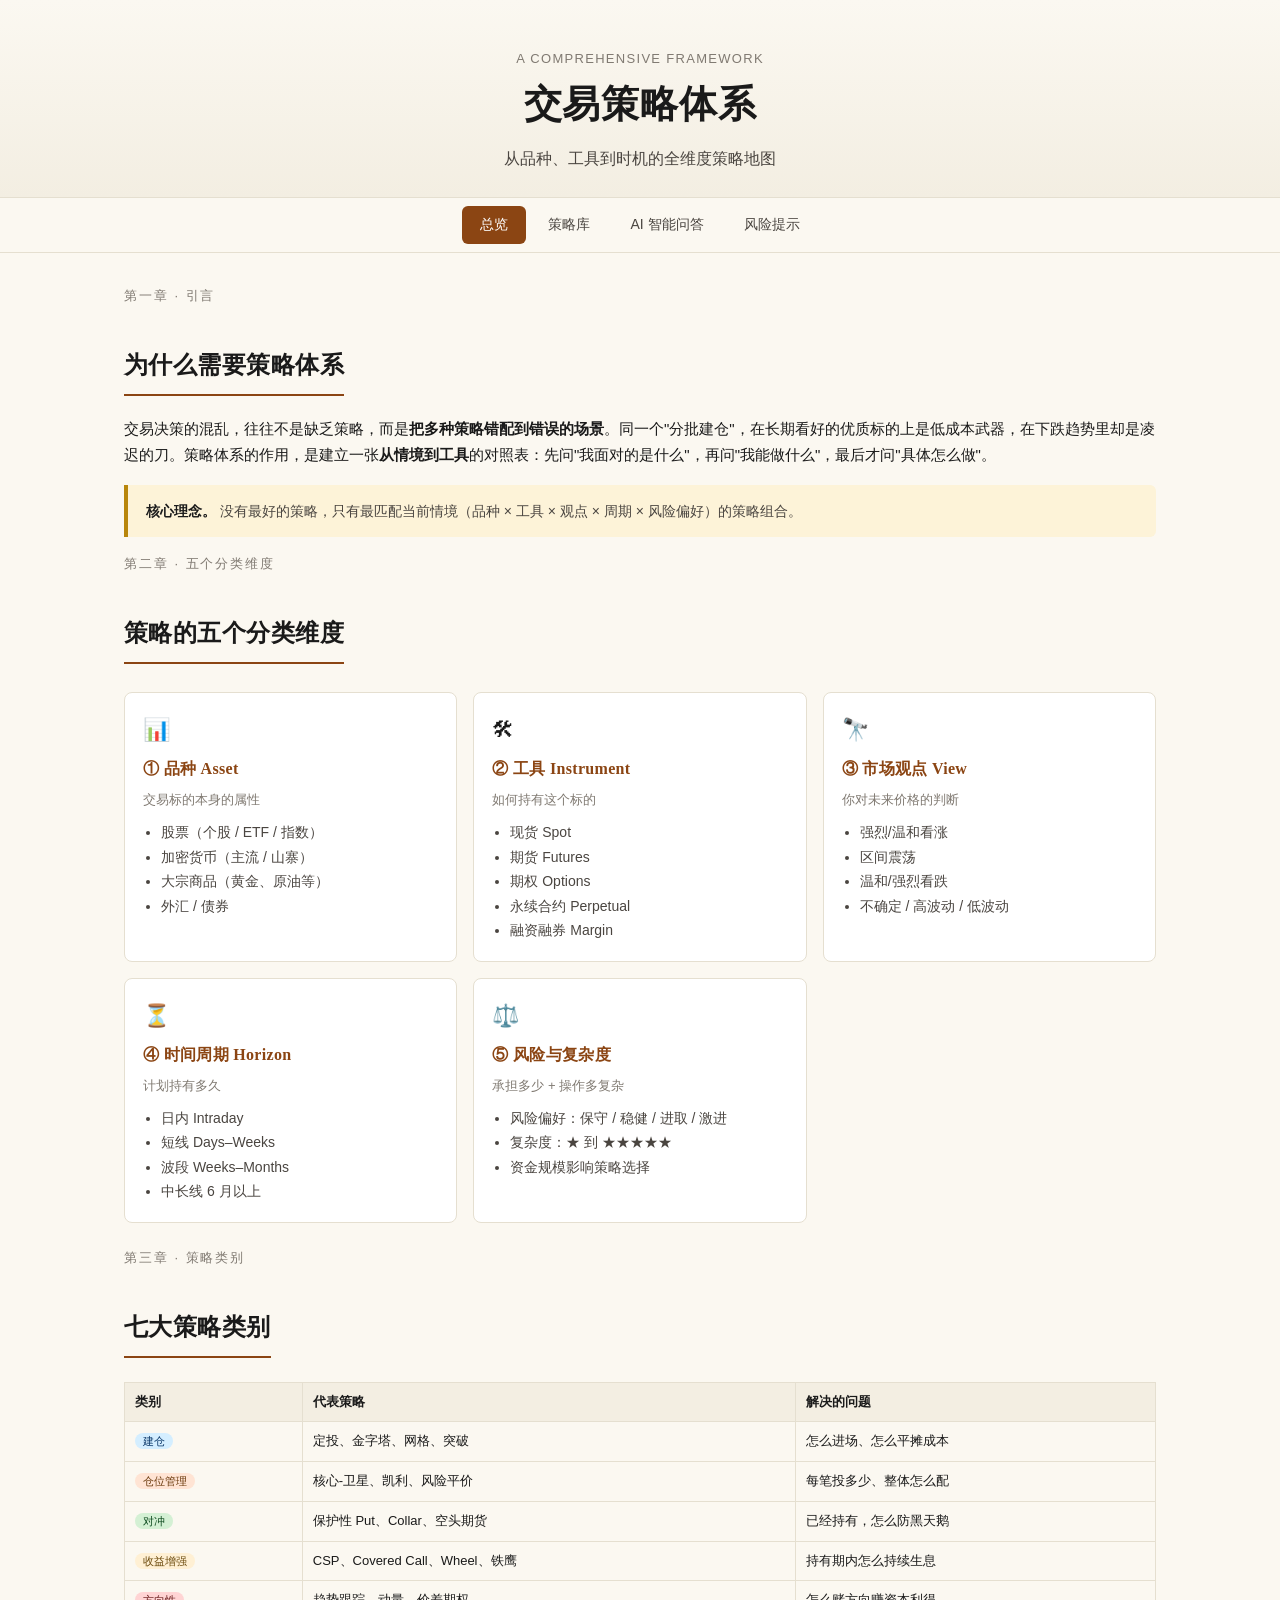
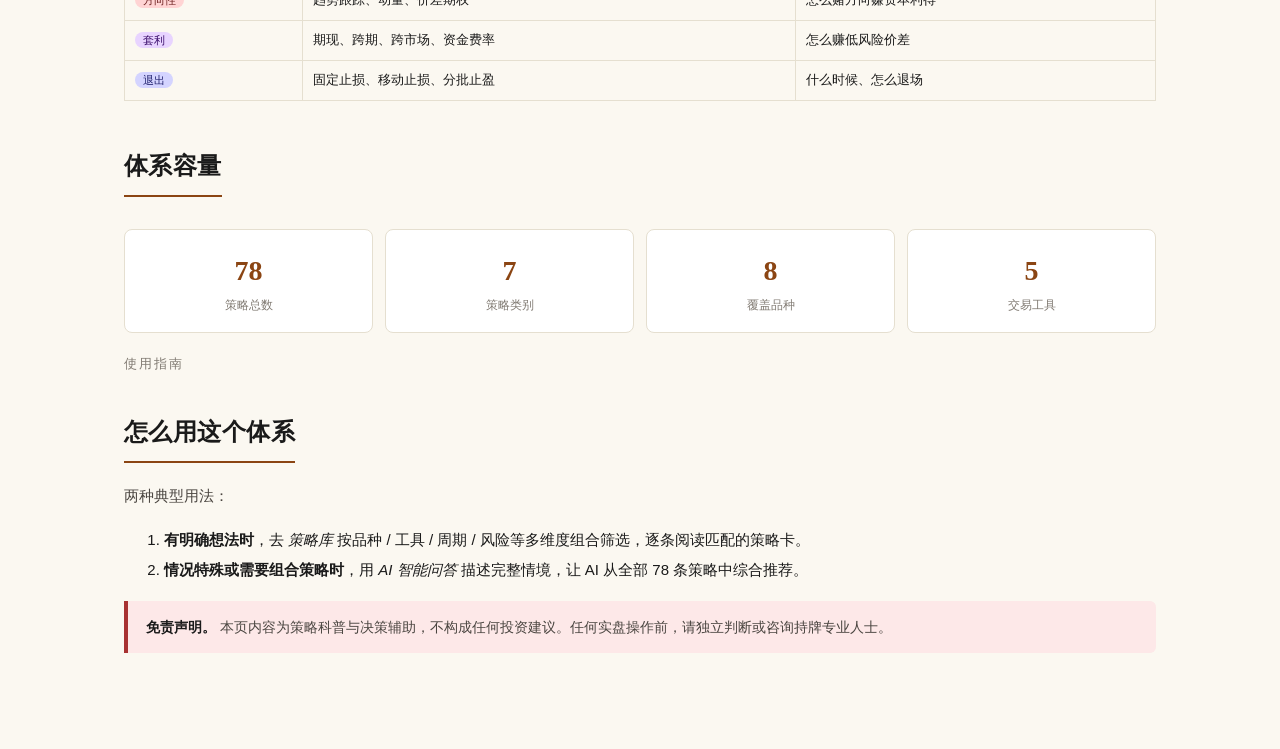
<file: trading-strategy-system.html>
<!DOCTYPE html>
<html lang="zh-CN">
<head>
<meta charset="UTF-8">
<meta name="viewport" content="width=device-width, initial-scale=1.0">
<title>交易策略体系 · Trading Strategy Framework</title>
<style>
:root {
  color-scheme: light;
  --bg: #fbf8f1;
  --bg-card: #ffffff;
  --bg-soft: #f3eee2;
  --text: #1a1a1a;
  --text-soft: #4a4540;
  --text-muted: #807a72;
  --accent: #8b4513;
  --accent-2: #2d4a3e;
  --accent-3: #b8860b;
  --border: #e5dfd0;
  --border-strong: #c8c0ad;
  --highlight: #fdf3d8;
  --danger: #a83232;
  --success: #2d6b3e;
  --shadow: 0 1px 2px rgba(0,0,0,0.04), 0 4px 12px rgba(0,0,0,0.04);
}
* { box-sizing: border-box; }
html, body { margin: 0; padding: 0; }
body {
  font-family: -apple-system, BlinkMacSystemFont, "PingFang SC", "Helvetica Neue", "Segoe UI", sans-serif;
  background: var(--bg);
  color: var(--text);
  line-height: 1.75;
  font-size: 15px;
}
h1, h2, h3, h4 { font-family: "Songti SC", "STSong", Georgia, "Source Serif Pro", "Times New Roman", serif; letter-spacing: 0.02em; }
h1 { font-size: 32px; margin: 0 0 8px; }
h2 { font-size: 24px; margin: 32px 0 12px; padding-bottom: 8px; border-bottom: 2px solid var(--accent); display: inline-block; }
h3 { font-size: 18px; margin: 24px 0 8px; color: var(--accent-2); }
h4 { font-size: 16px; margin: 16px 0 6px; color: var(--accent); }
p { margin: 8px 0 12px; }
.muted { color: var(--text-muted); font-size: 13px; }
.serif { font-family: "Songti SC", Georgia, serif; }

/* layout */
.wrap { max-width: 1080px; margin: 0 auto; padding: 0 24px 80px; }
header.hero {
  padding: 48px 24px 24px;
  text-align: center;
  border-bottom: 1px solid var(--border);
  background: linear-gradient(180deg, #fbf8f1 0%, #f3eee2 100%);
}
header.hero .meta { color: var(--text-muted); font-size: 13px; letter-spacing: 0.1em; text-transform: uppercase; }
header.hero h1 { font-size: 38px; }
header.hero .sub { color: var(--text-soft); font-size: 16px; }

/* nav tabs */
nav.tabs {
  position: sticky; top: 0; z-index: 50;
  background: var(--bg);
  border-bottom: 1px solid var(--border);
  display: flex; justify-content: center; gap: 4px;
  flex-wrap: wrap;
  padding: 8px 16px;
}
nav.tabs button {
  background: transparent;
  border: none;
  padding: 10px 18px;
  font-size: 14px;
  font-family: inherit;
  color: var(--text-soft);
  cursor: pointer;
  border-radius: 6px;
  transition: all 0.15s;
}
nav.tabs button:hover { background: var(--bg-soft); color: var(--text); }
nav.tabs button.active { background: var(--accent); color: white; font-weight: 500; }

/* sections */
section.tab-content { display: none; padding-top: 32px; }
section.tab-content.active { display: block; }

/* overview */
.framework-grid { display: grid; grid-template-columns: repeat(auto-fit, minmax(260px, 1fr)); gap: 16px; margin: 16px 0 24px; }
.framework-card { background: var(--bg-card); border: 1px solid var(--border); border-radius: 8px; padding: 18px; }
.framework-card .icon { font-size: 22px; margin-bottom: 6px; }
.framework-card h4 { margin-top: 0; }
.framework-card ul { padding-left: 18px; margin: 8px 0 0; color: var(--text-soft); font-size: 14px; }

.stats { display: grid; grid-template-columns: repeat(auto-fit, minmax(140px, 1fr)); gap: 12px; margin: 20px 0; }
.stat { background: var(--bg-card); border: 1px solid var(--border); border-radius: 8px; padding: 16px; text-align: center; }
.stat .num { font-size: 28px; font-family: Georgia, serif; color: var(--accent); font-weight: bold; }
.stat .label { font-size: 12px; color: var(--text-muted); }

.callout {
  background: var(--highlight);
  border-left: 4px solid var(--accent-3);
  padding: 14px 18px;
  margin: 16px 0;
  border-radius: 0 6px 6px 0;
  font-size: 14px;
  color: var(--text-soft);
}
.callout.warn { background: #fde8e8; border-left-color: var(--danger); }
.callout strong { color: var(--text); }

table.matrix { width: 100%; border-collapse: collapse; margin: 12px 0; font-size: 13px; }
table.matrix th, table.matrix td { border: 1px solid var(--border); padding: 8px 10px; text-align: left; }
table.matrix th { background: var(--bg-soft); font-weight: 600; }
table.matrix tr:nth-child(even) td { background: #fbf8f1; }

/* library */
.filter-bar { background: var(--bg-card); border: 1px solid var(--border); border-radius: 10px; padding: 16px; margin-bottom: 20px; box-shadow: var(--shadow); }
.filter-row { display: flex; flex-wrap: wrap; gap: 8px; margin-bottom: 8px; align-items: center; }
.filter-row .label { font-size: 13px; color: var(--text-muted); width: 64px; flex-shrink: 0; }
.chip {
  display: inline-block;
  padding: 4px 10px;
  font-size: 12px;
  border: 1px solid var(--border);
  border-radius: 14px;
  cursor: pointer;
  background: white;
  font-family: inherit;
  color: var(--text-soft);
  transition: all 0.15s;
}
.chip:hover { border-color: var(--accent); }
.chip.active { background: var(--accent); color: white; border-color: var(--accent); }
.search-box {
  width: 100%;
  padding: 8px 12px;
  border: 1px solid var(--border);
  border-radius: 6px;
  font-size: 14px;
  font-family: inherit;
  background: white;
  color: var(--text);
}
.search-box:focus { outline: none; border-color: var(--accent); }

.strategy-list { display: grid; gap: 12px; }
.strategy-card {
  background: var(--bg-card);
  border: 1px solid var(--border);
  border-radius: 8px;
  overflow: hidden;
  transition: all 0.15s;
}
.strategy-card:hover { border-color: var(--accent); box-shadow: var(--shadow); }
.strategy-card .header {
  padding: 14px 18px;
  cursor: pointer;
  display: flex;
  justify-content: space-between;
  align-items: flex-start;
  gap: 16px;
}
.strategy-card .header-content { flex: 1; min-width: 0; }
.card-line-1 { display: flex; align-items: baseline; gap: 8px; flex-wrap: wrap; }
.card-line-1 .num { color: var(--accent); font-family: Georgia, serif; font-weight: 700; }
.card-line-1 .name-text { font-weight: 600; font-size: 15px; color: var(--text); }
.card-line-1 .en { color: var(--text-muted); font-size: 13px; }
.strategy-card .desc { margin-top: 4px; color: var(--text-soft); font-size: 13px; line-height: 1.6; }
.card-tags { display: flex; flex-wrap: wrap; gap: 8px 12px; margin-top: 10px; align-items: center; }
.tag-group { display: inline-flex; align-items: center; gap: 4px; flex-wrap: wrap; }
.tag-label { color: var(--text-muted); font-size: 11px; margin-right: 2px; }
.tag { font-size: 11px; padding: 2px 8px; border-radius: 10px; background: var(--bg-soft); color: var(--text-soft); font-weight: 500; }
.tag.cat-entry { background: #d4eeff; color: #0d3a6b; }
.tag.cat-sizing { background: #ffe4d4; color: #6b3a0d; }
.tag.cat-hedge { background: #d4f0d4; color: #0d4a1e; }
.tag.cat-income { background: #fff0d4; color: #6b4a0d; }
.tag.cat-directional { background: #ffd4d4; color: #6b1e1e; }
.tag.cat-arbitrage { background: #e8d4ff; color: #3a0d6b; }
.tag.cat-exit { background: #d4d4ff; color: #1e1e6b; }
.tag.tool-tag { background: #e0f2fe; color: #075985; }
.tag.view-tag { background: #fef3c7; color: #78350f; }
.tag.horizon-tag { background: #d1fae5; color: #065f46; }
.card-meta { display: flex; flex-direction: column; align-items: flex-end; gap: 4px; flex-shrink: 0; min-width: 110px; }
.metric { font-size: 11px; color: var(--text-muted); white-space: nowrap; }
.metric .stars { letter-spacing: 1px; margin-left: 2px; }
.metric.complex .stars { color: var(--accent-3); }
.metric.risk-1 .stars { color: #2d6b3e; }
.metric.risk-2 .stars { color: #5a9b3e; }
.metric.risk-3 .stars { color: #b8860b; }
.metric.risk-4 .stars { color: #d97706; }
.metric.risk-5 .stars { color: #a83232; }

.strategy-card .body { display: none; padding: 0 18px 18px; border-top: 1px solid var(--border); }
.strategy-card.expanded .body { display: block; }
.strategy-card .body h4 { margin: 14px 0 6px; font-size: 13px; text-transform: uppercase; letter-spacing: 0.08em; color: var(--accent-2); font-family: -apple-system, sans-serif; font-weight: 600; }
.strategy-card .body .row { display: grid; grid-template-columns: 1fr 1fr; gap: 16px; }
@media (max-width: 720px) { .strategy-card .body .row { grid-template-columns: 1fr; } }
.strategy-card ul { margin: 4px 0; padding-left: 22px; }
.strategy-card li { margin: 4px 0; font-size: 14px; color: var(--text-soft); }
.params-table { width: 100%; font-size: 13px; border-collapse: collapse; margin-top: 4px; }
.params-table td { padding: 4px 8px; border-bottom: 1px solid var(--border); }
.params-table td:first-child { color: var(--text-muted); width: 40%; }
.example-box { background: var(--bg-soft); padding: 10px 14px; border-radius: 6px; font-size: 13px; color: var(--text-soft); margin-top: 6px; font-family: "SF Mono", Menlo, monospace; line-height: 1.6; }

.no-results { padding: 32px; text-align: center; color: var(--text-muted); background: var(--bg-card); border: 1px dashed var(--border); border-radius: 8px; }

/* buttons */
.btn {
  padding: 10px 20px;
  border-radius: 6px;
  font-family: inherit;
  font-size: 14px;
  cursor: pointer;
  border: none;
  font-weight: 500;
}
.btn.primary { background: var(--accent); color: white; }
.btn.primary:hover { background: #6f3610; }
.btn.secondary { background: white; color: var(--text); border: 1px solid var(--border-strong); }
.btn.secondary:hover { background: var(--bg-soft); }
.btn:disabled { opacity: 0.5; cursor: not-allowed; }

/* ai query */
.ai-form { background: var(--bg-card); border: 1px solid var(--border); border-radius: 10px; padding: 24px; box-shadow: var(--shadow); }
.ai-form label { display: block; font-weight: 600; margin-bottom: 8px; font-size: 14px; }
.ai-form textarea {
  width: 100%; min-height: 140px;
  border: 1px solid var(--border); border-radius: 6px;
  padding: 12px;
  font-family: inherit; font-size: 14px;
  background: var(--bg-soft);
  color: var(--text);
  resize: vertical;
  line-height: 1.6;
}
.ai-form textarea:focus { outline: none; border-color: var(--accent); }
.example-prompts { display: flex; flex-wrap: wrap; gap: 6px; margin: 8px 0 14px; }
.example-prompt {
  padding: 4px 10px; font-size: 12px; background: var(--bg-soft);
  border-radius: 12px; cursor: pointer; color: var(--text-soft);
  border: 1px solid var(--border);
}
.example-prompt:hover { background: var(--accent); color: white; border-color: var(--accent); }
.ai-result {
  margin-top: 20px;
  background: var(--bg-card);
  border: 1px solid var(--border);
  border-radius: 8px;
  padding: 20px;
  display: none;
  white-space: pre-wrap;
  line-height: 1.8;
  font-size: 14px;
}
.ai-result.show { display: block; }
.ai-result h3 { font-family: "Songti SC", Georgia, serif; color: var(--accent-2); margin-top: 14px; }
.loading { display: inline-flex; align-items: center; gap: 8px; color: var(--text-muted); font-size: 13px; }
.spinner { width: 14px; height: 14px; border: 2px solid var(--border); border-top-color: var(--accent); border-radius: 50%; animation: spin 0.6s linear infinite; }
@keyframes spin { to { transform: rotate(360deg); } }

/* risk */
.risk-section { background: #fff8f3; border: 1px solid #f0d8c0; border-radius: 8px; padding: 20px 24px; }
.risk-section h3 { color: var(--danger); margin-top: 16px; }
.risk-section ul li { margin: 6px 0; }

/* footer */
footer { margin-top: 60px; padding-top: 24px; border-top: 1px solid var(--border); text-align: center; color: var(--text-muted); font-size: 12px; }
.chapter-title { display: block; color: var(--text-muted); font-size: 13px; letter-spacing: 0.15em; text-transform: uppercase; margin-bottom: 4px; }
</style>
</head>
<body>

<header class="hero">
  <div class="meta">A COMPREHENSIVE FRAMEWORK</div>
  <h1>交易策略体系</h1>
  <div class="sub serif">从品种、工具到时机的全维度策略地图</div>
</header>

<nav class="tabs" id="tabs">
  <button class="active" data-tab="overview">总览</button>
  <button data-tab="library">策略库</button>
  <button data-tab="ai">AI 智能问答</button>
  <button data-tab="risk">风险提示</button>
</nav>

<div class="wrap">

<!-- ============ OVERVIEW ============ -->
<section class="tab-content active" id="overview">
  <span class="chapter-title">第一章 · 引言</span>
  <h2>为什么需要策略体系</h2>
  <p>交易决策的混乱，往往不是缺乏策略，而是<strong>把多种策略错配到错误的场景</strong>。同一个"分批建仓"，在长期看好的优质标的上是低成本武器，在下跌趋势里却是凌迟的刀。策略体系的作用，是建立一张<strong>从情境到工具</strong>的对照表：先问"我面对的是什么"，再问"我能做什么"，最后才问"具体怎么做"。</p>

  <div class="callout">
    <strong>核心理念。</strong> 没有最好的策略，只有最匹配当前情境（品种 × 工具 × 观点 × 周期 × 风险偏好）的策略组合。
  </div>

  <span class="chapter-title">第二章 · 五个分类维度</span>
  <h2>策略的五个分类维度</h2>
  <div class="framework-grid">
    <div class="framework-card">
      <div class="icon">📊</div>
      <h4>① 品种 Asset</h4>
      <div class="muted">交易标的本身的属性</div>
      <ul>
        <li>股票（个股 / ETF / 指数）</li>
        <li>加密货币（主流 / 山寨）</li>
        <li>大宗商品（黄金、原油等）</li>
        <li>外汇 / 债券</li>
      </ul>
    </div>
    <div class="framework-card">
      <div class="icon">🛠</div>
      <h4>② 工具 Instrument</h4>
      <div class="muted">如何持有这个标的</div>
      <ul>
        <li>现货 Spot</li>
        <li>期货 Futures</li>
        <li>期权 Options</li>
        <li>永续合约 Perpetual</li>
        <li>融资融券 Margin</li>
      </ul>
    </div>
    <div class="framework-card">
      <div class="icon">🔭</div>
      <h4>③ 市场观点 View</h4>
      <div class="muted">你对未来价格的判断</div>
      <ul>
        <li>强烈/温和看涨</li>
        <li>区间震荡</li>
        <li>温和/强烈看跌</li>
        <li>不确定 / 高波动 / 低波动</li>
      </ul>
    </div>
    <div class="framework-card">
      <div class="icon">⏳</div>
      <h4>④ 时间周期 Horizon</h4>
      <div class="muted">计划持有多久</div>
      <ul>
        <li>日内 Intraday</li>
        <li>短线 Days–Weeks</li>
        <li>波段 Weeks–Months</li>
        <li>中长线 6 月以上</li>
      </ul>
    </div>
    <div class="framework-card">
      <div class="icon">⚖️</div>
      <h4>⑤ 风险与复杂度</h4>
      <div class="muted">承担多少 + 操作多复杂</div>
      <ul>
        <li>风险偏好：保守 / 稳健 / 进取 / 激进</li>
        <li>复杂度：★ 到 ★★★★★</li>
        <li>资金规模影响策略选择</li>
      </ul>
    </div>
  </div>

  <span class="chapter-title">第三章 · 策略类别</span>
  <h2>七大策略类别</h2>
  <table class="matrix">
    <thead>
      <tr><th>类别</th><th>代表策略</th><th>解决的问题</th></tr>
    </thead>
    <tbody>
      <tr><td><span class="tag cat-entry">建仓</span></td><td>定投、金字塔、网格、突破</td><td>怎么进场、怎么平摊成本</td></tr>
      <tr><td><span class="tag cat-sizing">仓位管理</span></td><td>核心-卫星、凯利、风险平价</td><td>每笔投多少、整体怎么配</td></tr>
      <tr><td><span class="tag cat-hedge">对冲</span></td><td>保护性 Put、Collar、空头期货</td><td>已经持有，怎么防黑天鹅</td></tr>
      <tr><td><span class="tag cat-income">收益增强</span></td><td>CSP、Covered Call、Wheel、铁鹰</td><td>持有期内怎么持续生息</td></tr>
      <tr><td><span class="tag cat-directional">方向性</span></td><td>趋势跟踪、动量、价差期权</td><td>怎么赌方向赚资本利得</td></tr>
      <tr><td><span class="tag cat-arbitrage">套利</span></td><td>期现、跨期、跨市场、资金费率</td><td>怎么赚低风险价差</td></tr>
      <tr><td><span class="tag cat-exit">退出</span></td><td>固定止损、移动止损、分批止盈</td><td>什么时候、怎么退场</td></tr>
    </tbody>
  </table>

  <h2>体系容量</h2>
  <div class="stats" id="overview-stats">
    <div class="stat"><div class="num" id="stat-total">78</div><div class="label">策略总数</div></div>
    <div class="stat"><div class="num">7</div><div class="label">策略类别</div></div>
    <div class="stat"><div class="num">8</div><div class="label">覆盖品种</div></div>
    <div class="stat"><div class="num">5</div><div class="label">交易工具</div></div>
  </div>

  <span class="chapter-title">使用指南</span>
  <h2>怎么用这个体系</h2>
  <p style="color: var(--text-soft);">两种典型用法：</p>
  <ol style="line-height: 2;">
    <li><strong>有明确想法时</strong>，去 <em>策略库</em> 按品种 / 工具 / 周期 / 风险等多维度组合筛选，逐条阅读匹配的策略卡。</li>
    <li><strong>情况特殊或需要组合策略时</strong>，用 <em>AI 智能问答</em> 描述完整情境，让 AI 从全部 78 条策略中综合推荐。</li>
  </ol>
  <div class="callout warn">
    <strong>免责声明。</strong> 本页内容为策略科普与决策辅助，不构成任何投资建议。任何实盘操作前，请独立判断或咨询持牌专业人士。
  </div>
</section>

<!-- ============ LIBRARY ============ -->
<section class="tab-content" id="library">
  <span class="chapter-title">第四章 · 策略库</span>
  <h2>策略全集</h2>
  <p class="muted">点击任意策略卡片展开详情。可按多个维度组合筛选，搜索框支持中英文模糊匹配。</p>

  <div class="filter-bar">
    <div style="display:flex; justify-content:space-between; align-items:center; margin-bottom:10px; gap:12px; flex-wrap:wrap;">
      <div class="muted" style="font-size:12px;">所有维度均支持<strong>多选</strong>。不选中任何 chip 即表示该维度不过滤。</div>
      <button class="btn secondary" id="clear-filters" style="font-size:12px; padding:5px 12px;">清空筛选</button>
    </div>

    <div class="filter-row">
      <span class="label">类别</span>
      <button class="chip" data-filter="cat" data-value="entry">建仓</button>
      <button class="chip" data-filter="cat" data-value="sizing">仓位管理</button>
      <button class="chip" data-filter="cat" data-value="hedge">对冲</button>
      <button class="chip" data-filter="cat" data-value="income">收益增强</button>
      <button class="chip" data-filter="cat" data-value="directional">方向性</button>
      <button class="chip" data-filter="cat" data-value="arbitrage">套利</button>
      <button class="chip" data-filter="cat" data-value="exit">退出</button>
    </div>
    <div class="filter-row">
      <span class="label">品种</span>
      <button class="chip" data-filter="inst" data-value="stock">股票</button>
      <button class="chip" data-filter="inst" data-value="etf">ETF</button>
      <button class="chip" data-filter="inst" data-value="crypto">加密</button>
      <button class="chip" data-filter="inst" data-value="gold">黄金</button>
      <button class="chip" data-filter="inst" data-value="oil">原油</button>
      <button class="chip" data-filter="inst" data-value="commodity">商品</button>
      <button class="chip" data-filter="inst" data-value="forex">外汇</button>
      <button class="chip" data-filter="inst" data-value="bond">债券</button>
    </div>
    <div class="filter-row">
      <span class="label">工具</span>
      <button class="chip" data-filter="tool" data-value="spot">现货</button>
      <button class="chip" data-filter="tool" data-value="futures">期货</button>
      <button class="chip" data-filter="tool" data-value="options">期权</button>
      <button class="chip" data-filter="tool" data-value="perp">永续</button>
      <button class="chip" data-filter="tool" data-value="margin">保证金</button>
    </div>
    <div class="filter-row">
      <span class="label">观点</span>
      <button class="chip" data-filter="view" data-value="strong_bull">强烈看涨</button>
      <button class="chip" data-filter="view" data-value="mild_bull">温和看涨</button>
      <button class="chip" data-filter="view" data-value="range">区间震荡</button>
      <button class="chip" data-filter="view" data-value="mild_bear">温和看跌</button>
      <button class="chip" data-filter="view" data-value="strong_bear">强烈看跌</button>
      <button class="chip" data-filter="view" data-value="uncertain">不确定</button>
      <button class="chip" data-filter="view" data-value="high_vol">高波动</button>
      <button class="chip" data-filter="view" data-value="low_vol">低波动</button>
    </div>
    <div class="filter-row">
      <span class="label">复杂度</span>
      <button class="chip" data-filter="complexity" data-value="1">★ 极简</button>
      <button class="chip" data-filter="complexity" data-value="2">★★ 简单</button>
      <button class="chip" data-filter="complexity" data-value="3">★★★ 中等</button>
      <button class="chip" data-filter="complexity" data-value="4">★★★★ 较复杂</button>
      <button class="chip" data-filter="complexity" data-value="5">★★★★★ 高级</button>
    </div>
    <div class="filter-row">
      <span class="label">风险</span>
      <button class="chip" data-filter="risk" data-value="1">极低</button>
      <button class="chip" data-filter="risk" data-value="2">较低</button>
      <button class="chip" data-filter="risk" data-value="3">中等</button>
      <button class="chip" data-filter="risk" data-value="4">较高</button>
      <button class="chip" data-filter="risk" data-value="5">极高</button>
    </div>
    <div class="filter-row">
      <span class="label">周期</span>
      <button class="chip" data-filter="horizon" data-value="intraday">日内</button>
      <button class="chip" data-filter="horizon" data-value="short">短线 (天-周)</button>
      <button class="chip" data-filter="horizon" data-value="swing">波段 (周-月)</button>
      <button class="chip" data-filter="horizon" data-value="mid">中期 (半年-1年)</button>
      <button class="chip" data-filter="horizon" data-value="long">长期 (1年+)</button>
    </div>

    <div class="filter-row" style="margin-top: 12px;">
      <input type="text" class="search-box" id="search" placeholder="搜索策略名 / 关键词，例如：定投、跨式、铁鹰、Wheel、LEAPS">
    </div>
    <div class="muted" style="font-size:12px; margin-top:8px;" id="filter-count">显示 78 / 78 条策略</div>
  </div>

  <div class="strategy-list" id="strategy-list"></div>
</section>

<!-- ============ AI QUERY ============ -->
<section class="tab-content" id="ai">
  <span class="chapter-title">第五章 · AI 顾问</span>
  <h2>AI 智能策略问答</h2>
  <p class="muted">用自然语言描述你的情境，AI 会从全部 78 条策略中挑选 2-4 条最匹配的，给出参数、好处与代价。</p>

  <div class="ai-form">
    <label>描述你的交易情境</label>
    <div class="muted" style="margin-bottom: 8px;">建议包含：标的、当前价格、未来观点、持有周期、可用工具、风险承受、心理顾虑</div>

    <div class="example-prompts" id="example-prompts">
      <span class="example-prompt" data-prompt="我看好美光（MU）这只股票，当前价 $130，担心现在是高点又怕涨过头，计划持有 1-2 年，资金 5 万美元，可以做美股期权但不熟悉。">美光 · 怕高怕踏空</span>
      <span class="example-prompt" data-prompt="我有 1 万美元想做 BTC 长期持仓，但是不希望一次性买入。同时账户里有期货权限，希望能在持仓时增加一些被动收益。">BTC · 长期 + 增收</span>
      <span class="example-prompt" data-prompt="我已经持有 SPY 价值 30 万美元，担心未来 3-6 个月有较大回调，但不想清仓也不想错过可能的反弹。">SPY · 已持仓需要保护</span>
      <span class="example-prompt" data-prompt="原油近期在 $70-$80 区间反复震荡，我认为短期内还会维持区间。账户支持期货和期权。">原油 · 区间套利</span>
    </div>

    <textarea id="ai-input" placeholder="例如：我看好美光这只股票，当前价 $130，担心是高点又怕涨过头，计划持 1-2 年，5 万美元资金，账户支持美股期权但不熟练……"></textarea>
    <div style="margin-top: 12px;">
      <button class="btn primary" id="ai-submit">让 AI 推荐策略</button>
      <button class="btn secondary" id="ai-clear">清空</button>
    </div>
  </div>

  <div class="ai-result" id="ai-result"></div>
</section>

<!-- ============ RISK ============ -->
<section class="tab-content" id="risk">
  <span class="chapter-title">附录 · 必读</span>
  <h2>风险提示与免责声明</h2>

  <div class="risk-section">
    <h3>① 通用风险</h3>
    <ul>
      <li>所有交易策略都<strong>无法保证盈利</strong>。历史回测和理论模型不代表未来表现。</li>
      <li>市场可能在任意时刻发生与你预期相反的剧烈变动（黑天鹅、政策、流动性枯竭）。</li>
      <li>"低风险"策略只是相对概念，极端环境下可能出现远超历史的回撤。</li>
    </ul>

    <h3>② 杠杆与衍生品风险</h3>
    <ul>
      <li>期货、永续合约、保证金交易可能<strong>损失超过本金</strong>，存在爆仓与穿仓风险。</li>
      <li>期权买方可能<strong>亏损全部权利金</strong>；期权卖方在裸卖时面临理论上无限亏损。</li>
      <li>资金费率、展期成本、隔夜利息都会持续侵蚀杠杆头寸。</li>
    </ul>

    <h3>③ 加密货币特有风险</h3>
    <ul>
      <li>交易所跑路、黑客事件、协议漏洞都可能导致<strong>资产归零</strong>。</li>
      <li>稳定币可能脱锚，永续费率可能极端化。</li>
      <li>合规与税务环境随地区差异巨大。</li>
    </ul>

    <h3>④ 心理与执行风险</h3>
    <ul>
      <li>策略本身是中性的，<strong>真正的风险在执行人身上</strong>：不止损、加杠杆、报复性交易。</li>
      <li>同一个策略不同人执行，结果可能南辕北辙。</li>
      <li>请先用小仓位、模拟盘验证你能否纪律地执行规则。</li>
    </ul>

    <h3>⑤ 本页面的定位</h3>
    <ul>
      <li>本页面是<strong>策略科普与决策辅助工具</strong>，不是投资顾问，不构成任何投资建议。</li>
      <li>AI 推荐基于公开知识与你输入的描述，可能包含过时或错误信息。</li>
      <li>任何实盘操作前，请：① 独立思考，② 充分了解工具，③ 必要时咨询持牌专业人士。</li>
    </ul>
  </div>

  <footer>
    交易策略体系 v1.0 · 教育目的 · 数据为内置静态库 · 最后更新 2026-05
  </footer>
</section>

</div>

<script>
const STRATEGIES = [
  { id:'lump_sum', num:'01', name:'一次性建仓', en:'Lump-Sum Investing', cat:'entry',
    inst:['stock','etf','crypto','gold','commodity'], tool:['spot'], view:['strong_bull'], horizon:['mid','long'], complexity:1,
    desc:'一次性投入计划资金，承担入场点风险换取最大资金效率。',
    when:'对标的有清晰研究 + 当前价格在你愿意持有的区间内 + 不打算频繁交易。',
    how:'确定仓位上限 → 选定入场日 → 全额买入 → 后续只做止盈止损管理。',
    params:[['总仓位','由整体资金分配决定'],['入场触发','价格 ≤ 心理价位'],['持有期','≥ 6 个月']],
    pros:['无机会成本，享受全部上涨','心理简单，无后续决策疲劳','摩擦成本最低'],
    cons:['高点站岗时心理压力大','短期回撤难以承受','无法平摊单点判断风险'],
    example:'5 万美金一次性买入 MU @ $130，持有目标 18 个月，止损 -25%。' },

  { id:'dca', num:'02', name:'分批定投', en:'Dollar-Cost Averaging', cat:'entry',
    inst:['stock','etf','crypto','gold'], tool:['spot'], view:['mild_bull','uncertain','strong_bull'], horizon:['mid','long'], complexity:1,
    desc:'按固定时间、固定金额分批买入，时间换确定性。',
    when:'长期看好但短期价格难判断；想消除"择时焦虑"。',
    how:'总资金 ÷ N 期 → 设定固定频率（每周/双周/月）→ 自动化执行。',
    params:[['期数 N','4–12 期'],['频率','每两周或每月'],['每期金额','总额 / N']],
    pros:['平滑成本，永远不会全仓买在最高点','心理负担最小，最易坚持','适合任何熟练度'],
    cons:['牛市持续上涨时平均成本高于一次性','资金利用率低，机会成本存在'],
    example:'计划投 5 万美元，分 10 期，每两周投入 5000 美元，约 5 个月建仓完毕。' },

  { id:'value_avg', num:'03', name:'价值平均策略', en:'Value Averaging', cat:'entry',
    inst:['stock','etf','crypto'], tool:['spot'], view:['mild_bull','uncertain'], horizon:['mid','long'], complexity:3,
    desc:'按目标持仓市值的固定增长来调整买入额：跌多买、涨少买。',
    when:'长期目标明确、波动较大的标的；愿意做点计算换取更优成本。',
    how:'设定每期持仓目标值 → 实际持仓低于目标则补足差额买入，高于目标则少买或卖出。',
    params:[['初始目标','例如月末持仓 = $5000'],['增量','每月 +$5000'],['偏差容忍','±10%']],
    pros:['平均成本低于 DCA（因为低位多买）','纪律性强，自动反人性','长期复利效应明显'],
    cons:['需要计算与跟踪','大跌中需要追加更多资金','大涨阶段会减仓甚至卖出，可能踏空尾部行情'],
    example:'目标月末持仓 $10k → 月中跌 20%，需补足缺口 $2k；月中涨 20%，只需补 $0 或卖出。' },

  { id:'pyramid', num:'04', name:'金字塔买入法', en:'Pyramid Buying', cat:'entry',
    inst:['stock','etf','crypto','gold','commodity'], tool:['spot','margin'], view:['strong_bull','mild_bull'], horizon:['swing','mid'], complexity:2,
    desc:'越涨越少加，趋势确认后递减加仓。',
    when:'已经入场底仓 + 明确上行趋势 + 想顺势放大仓位但避免顶部追高。',
    how:'底仓 ≥ 40% → 每上涨 X% 或突破阻力位加仓递减比例 → 总仓位封顶。',
    params:[['底仓比例','40–50%'],['加仓节奏','每涨 5–10% 一档'],['递减比例','30% → 20% → 10%']],
    pros:['控制平均成本，趋势越强仓位越大','顶部追高的风险被天然限制','止损线可逐档抬升'],
    cons:['牛市末期仍可能在阶段顶加最后一档','空头反转时整体浮盈快速回吐','需要纪律执行加仓节点'],
    example:'40% @ $130, 30% @ $140, 20% @ $150, 10% @ $160；总平均成本 $138。' },

  { id:'reverse_pyramid', num:'05', name:'倒金字塔买入法', en:'Reverse Pyramid', cat:'entry',
    inst:['stock','etf','crypto','gold'], tool:['spot'], view:['mild_bull','uncertain'], horizon:['mid','long'], complexity:2,
    desc:'越跌越多加，把更多资金布在更低价位。',
    when:'看好长期价值 + 预期短期回调 + 资金充足能承受继续下跌。',
    how:'初始仓位较小 → 每下跌 X% 加仓递增 → 设定最大跌幅止损或止跌。',
    params:[['首仓','10–20%'],['加仓节奏','每跌 5–8% 一档'],['递增比例','20% → 30% → 50%']],
    pros:['平均成本极低，反弹收益放大','心理上"低买"满足感'],
    cons:['趋势继续下跌时风险叠加，等于"接飞刀"','需要深口袋和强心脏','基本面已恶化时是灾难'],
    example:'20% @ $130, 30% @ $115, 50% @ $100；平均 $109，但若跌到 $80 浮亏巨大。' },

  { id:'grid', num:'06', name:'网格交易', en:'Grid Trading', cat:'entry',
    inst:['stock','etf','crypto','gold','commodity','forex'], tool:['spot','perp'], view:['range'], horizon:['short','swing'], complexity:3,
    desc:'在价格区间内布设多档买卖单，机械化低买高卖。',
    when:'强烈区间震荡 + 标的有明确支撑阻力 + 不需要主观判断方向。',
    how:'确定区间上下限 → 设 N 个网格 → 每跌一格买一份，每涨一格卖一份。',
    params:[['区间','例 BTC $55k–$70k'],['网格数','10–30'],['每格仓位','总资金 / N']],
    pros:['震荡市稳定收割波动','自动化、纪律性强','不需要预测方向'],
    cons:['单边趋势中亏损或踏空','突破区间后需要重新评估','资金利用率不高'],
    example:'BTC 区间 $55k–$70k 设 15 格，每格 $1k，每格仓位 0.05 BTC。' },

  { id:'breakout', num:'07', name:'突破跟进', en:'Breakout Entry', cat:'entry',
    inst:['stock','crypto','commodity','forex'], tool:['spot','futures','perp','margin'], view:['strong_bull','mild_bull'], horizon:['short','swing'], complexity:3,
    desc:'价格放量突破关键阻力位时入场，顺势而为。',
    when:'技术面构筑长期形态后的有效突破 + 成交量放大确认。',
    how:'识别关键阻力 → 等待突破 + 量能确认 → 突破回踩或追入 → 止损设回保位。',
    params:[['突破位','前高 / 关键均线 / 形态颈线'],['量能','> 20 日均量 1.5x'],['止损','突破位下方 3–5%']],
    pros:['顺势而为，潜在收益大','入场逻辑清晰可复制','胜率虽不高但赔率高'],
    cons:['假突破频繁','滑点和追高成本','需要严格止损'],
    example:'MU 突破 50 周高点 $150 + 量能 2x → 买入，止损 $142。' },

  { id:'pullback', num:'08', name:'回调买入', en:'Pullback Entry', cat:'entry',
    inst:['stock','etf','crypto','commodity'], tool:['spot'], view:['mild_bull'], horizon:['swing','mid'], complexity:2,
    desc:'已建立上涨趋势中，等待回调到支撑位再入场。',
    when:'趋势成立但短期超买 + 你不想追高。',
    how:'确认上升趋势（如 50 日均线向上）→ 等待回调到关键支撑（前低 / 50 日均线 / 38.2% 黄金分割）→ 入场。',
    params:[['趋势确认','收盘 > 50 日均线'],['回调目标','前低 / 50 日均线 / 38.2% Fib'],['止损','回调点下方']],
    pros:['入场点更优，风险回报比好','可结合金字塔分批进场'],
    cons:['可能等不到回调而踏空','假回调（趋势反转）会损失'],
    example:'NVDA 趋势中，回调到 50 日均线 $850 时分批买入。' },

  { id:'core_satellite', num:'09', name:'核心-卫星策略', en:'Core-Satellite', cat:'sizing',
    inst:['stock','etf','crypto','gold','bond'], tool:['spot','options'], view:['mild_bull','uncertain'], horizon:['mid','long'], complexity:2,
    desc:'60-80% 资金做长期核心仓 + 20-40% 做主动卫星仓。',
    when:'既要享受长期复利，又想抓短期机会，避免心态在两者间撕扯。',
    how:'核心 = 宽基 ETF / 优质龙头长期持有；卫星 = 个股波段、期权、加密等高弹性。',
    params:[['核心','60–80%, 例如 SPY/QQQ/BTC'],['卫星','20–40%, 主题ETF/个股/期权'],['再平衡','季度或半年']],
    pros:['兼顾稳定与灵活','核心保证不踏空时代 beta','卫星部分可承受失败'],
    cons:['卫星部分需要主动管理','核心配置选错时拖累整体'],
    example:'70% SPY/QQQ + 20% MU/NVDA 个股 + 10% BTC 卫星。' },

  { id:'kelly', num:'10', name:'凯利公式仓位', en:'Kelly Criterion', cat:'sizing',
    inst:['stock','etf','crypto','forex','commodity'], tool:['spot','futures','options','perp'], view:['strong_bull','mild_bull','strong_bear','mild_bear'], horizon:['short','swing','mid'], complexity:5,
    desc:'用胜率与赔率计算最优仓位比例 f* = (bp − q) / b。',
    when:'有清晰、可估计的胜率与赔率 + 重复博弈场景 + 认可数学优化。',
    how:'估计胜率 p、赔率 b、败率 q=1−p → 计算 f* → 实战常用半凯利或四分之一凯利缓冲估计偏差。',
    params:[['胜率 p','基于回测或经验估计'],['赔率 b','平均盈利/平均亏损'],['实战修正','0.25× ~ 0.5× f*']],
    pros:['长期复利数学最优','控制连败破产风险'],
    cons:['估计偏差致命，全凯利波动巨大','只适合可重复的策略，不适合一次性事件'],
    example:'胜率 60%、赔率 2:1 → f* = (2×0.6−0.4)/2 = 40%；半凯利 = 20% 仓位/笔。' },

  { id:'fixed_frac', num:'11', name:'固定风险比例', en:'Fixed-Fractional Risk', cat:'sizing',
    inst:['stock','etf','crypto','futures','forex'], tool:['spot','futures','options','perp','margin'], view:['strong_bull','mild_bull','range','mild_bear','strong_bear','uncertain'], horizon:['intraday','short','swing','mid'], complexity:1,
    desc:'每笔交易最大亏损不超过总资金的 1–2%，反推仓位大小。',
    when:'任何主动交易策略，是最基础的资金管理规则。',
    how:'设定单笔最大风险 R（如 1%）→ 仓位 = R × 总资金 / (入场价 − 止损价)。',
    params:[['单笔风险 R','0.5%–2%'],['止损','技术位 / 固定 %'],['总仓位上限','所有未平仓风险合计 ≤ 6%']],
    pros:['永不爆仓，保全本金第一','简单直接，与任何策略兼容','连败时自动缩小仓位'],
    cons:['牛市中可能仓位偏小，错过大行情','大资金时绝对仓位可能受流动性限制'],
    example:'$100k 资金，单笔风险 1.5%（$1500），入场 $130 止损 $125 → 仓位 = 1500/5 = 300 股。' },

  { id:'risk_parity', num:'12', name:'风险平价', en:'Risk Parity', cat:'sizing',
    inst:['stock','etf','bond','gold','commodity'], tool:['spot','futures'], view:['uncertain'], horizon:['long'], complexity:5,
    desc:'各资产按"风险贡献"等权配置而非按金额平均，常需要杠杆债券。',
    when:'多资产长期组合 + 想在不同宏观环境下都稳定 + 接受复杂建模。',
    how:'估计各资产波动率 → 按 1/波动率反比例分配权重 → 通常用债券杠杆补足风险贡献。',
    params:[['资产池','股、债、商品、黄金'],['杠杆','债券常用 1.5–2x'],['再平衡','月度']],
    pros:['风险分散最彻底，回撤更可控','在不同经济周期都有稳定表现'],
    cons:['对利率敏感（债券杠杆）','复杂、需主动管理','成本与流动性挑战'],
    example:'股 25% / 债 50%（含杠杆）/ 黄金 15% / 商品 10%，每月再平衡。' },

  { id:'barbell', num:'13', name:'杠铃策略', en:'Barbell Strategy', cat:'sizing',
    inst:['stock','etf','crypto','bond'], tool:['spot','options'], view:['uncertain'], horizon:['mid','long'], complexity:3,
    desc:'90% 极保守 + 10% 极进取，避开中等风险，构造凸性收益。',
    when:'宏观不确定性极高 + 不想"中庸的中等风险"被双向收割。',
    how:'90% 短期国债/货币基金 → 锁定本金；10% 期权/加密/个股长期看涨期权 → 博取尾部收益。',
    params:[['保守仓','85–95%, 短债/货基'],['进取仓','5–15%, 期权/加密/小盘'],['进取仓最大可亏','100%']],
    pros:['上行无限、下行有限（凸性）','心态稳定，多数时间无需操作'],
    cons:['进取仓大概率归零，需多次尝试','保守仓收益低，长期跑输混合配置可能性'],
    example:'$100k：$92k 短债 + $8k 远月 SPX 看涨期权或 BTC。' },

  { id:'protective_put', num:'14', name:'保护性看跌', en:'Protective Put', cat:'hedge',
    inst:['stock','etf','crypto'], tool:['options'], view:['mild_bull','uncertain'], horizon:['short','swing'], complexity:3,
    desc:'持有现货 + 买入看跌期权对冲下行。',
    when:'已有持仓不想卖出 + 担心短期下跌 + 愿意付保险费。',
    how:'持仓 100 股对应买 1 张 put → 选择行权价（接近现价 = 贵且全保护，深虚值 = 便宜只防极端）。',
    params:[['行权价','现价 95%–100%'],['到期','30–90 天'],['权利金','现货 1–3% / 月']],
    pros:['保留全部上行','锁定下行最大亏损','心态自由'],
    cons:['持续付权利金，长期吃利润','过期需要不断展期'],
    example:'持 100 股 MU @ $130 + 买入 30 天 $120 put 花 $300 → 最大亏 $1300（含权利金）。' },

  { id:'collar', num:'15', name:'领口策略', en:'Collar', cat:'hedge',
    inst:['stock','etf'], tool:['options'], view:['mild_bull','range'], horizon:['short','swing'], complexity:3,
    desc:'持有现货 + 买保护性 put + 卖虚值 call，用 call 权利金抵消 put 成本。',
    when:'想对冲但又不想付太多保险费 + 愿意放弃部分上行收益。',
    how:'持 100 股 → 买 OTM put → 同时卖 OTM call 收权利金。两者相抵接近"零成本"。',
    params:[['Put 行权','现价 −5–10%'],['Call 行权','现价 +5–10%'],['到期','一致, 30–90 天']],
    pros:['几乎零成本对冲','锁定一个明确的盈亏区间'],
    cons:['上行被 call 行权价封顶','大涨时被迫平仓或亏损平仓 call'],
    example:'持 100 股 MU @ $130：买 $120 put 花 $300，卖 $145 call 收 $280，净成本 $20。' },

  { id:'short_futures_hedge', num:'16', name:'期货空头对冲', en:'Short Futures Hedge', cat:'hedge',
    inst:['stock','etf','gold','oil','commodity'], tool:['futures'], view:['mild_bear','uncertain'], horizon:['short','swing'], complexity:4,
    desc:'用指数期货或对应期货做空，对冲现货组合系统性风险。',
    when:'大额持仓 + 短期担心系统性下跌 + 不愿/无法清仓现货。',
    how:'计算组合 beta → 用期货合约价值 × beta = 对冲量 → 反向开空头期货。',
    params:[['对冲比例','50–100%'],['期货品种','与组合最相关的指数'],['滚动展期','到期前换月']],
    pros:['资金效率高，保证金占用小','可快速调整对冲度'],
    cons:['期货展期成本（contango）','上涨时对冲端亏损吃掉收益','需要保证金管理'],
    example:'$1M SPY 持仓 → 做空 5 张 ES 期货（每张约 $200k 名义）对冲 50% beta。' },

  { id:'cross_asset_hedge', num:'17', name:'跨资产对冲', en:'Cross-Asset Hedge', cat:'hedge',
    inst:['stock','etf','gold','bond'], tool:['spot'], view:['uncertain'], horizon:['long'], complexity:2,
    desc:'用相关性反向的资产平衡组合（黄金 / 长期国债对冲股票）。',
    when:'长期组合风险管理 + 不想动用衍生品 + 接受次优精度。',
    how:'核心仓中加入 10–25% 黄金或长期国债 → 自然分散风险。',
    params:[['黄金','5–15%'],['长期国债','10–25%'],['再平衡','半年/年']],
    pros:['不必平仓主仓','自然分散，长期低相关','无杠杆风险'],
    cons:['相关性不稳定（2022 年股债双杀）','对冲不精确，仅平滑波动','机会成本'],
    example:'股 60% + 长债 25% + 黄金 10% + 现金 5%。' },

  { id:'vix_hedge', num:'18', name:'VIX 尾部对冲', en:'VIX Tail Hedge', cat:'hedge',
    inst:['stock','etf'], tool:['options','futures'], view:['uncertain','strong_bear'], horizon:['short','swing'], complexity:5,
    desc:'通过 VIX 期货 / 期权对冲股市黑天鹅事件。',
    when:'担心系统性崩盘 + 愿意为尾部保险持续付费。',
    how:'分配 1–3% 资金买入远月 VIX call 或 ladder VIX 期货。每月展期。',
    params:[['配置比例','总仓 1–3%'],['行权','VIX 25–40 区间'],['展期周期','30–60 天']],
    pros:['危机中爆发性收益（200%+）','保留主仓不动'],
    cons:['contango 持续吞噬资金，平时持续亏损','非常专业，时机难把握'],
    example:'$1M 组合 → 每季 $20k 配置 VIX 远月 call。' },

  { id:'csp', num:'19', name:'现金担保看跌', en:'Cash-Secured Put', cat:'income',
    inst:['stock','etf'], tool:['options'], view:['mild_bull','range'], horizon:['short','swing'], complexity:3,
    desc:'卖出虚值看跌期权 + 留足等额现金，被行权时以低价接货。',
    when:'看好标的但觉得现价偏高 + 愿意以更低价持有 + 有融券/现金账户。',
    how:'选定愿接货价 → 卖该行权价 put → 保留 strike × 100 现金 → 到期在外则白拿权利金，到期内则以 strike 接货。',
    params:[['行权价','现价 −8–15%'],['到期','30–45 天'],['权利金','strike × 1–2%']],
    pros:['不跌赚权利金，跌到了相当于打折买入','长期年化可达 8–20%'],
    cons:['大跌被迫接货且账面浮亏','上行被封顶（错过大涨）','占用资金'],
    example:'MU 现价 $130，卖 30天 $115 put 收 $200 → 不跌赚 $200，跌破 $115 以 $113 平均成本接 100 股。' },

  { id:'covered_call', num:'20', name:'备兑看涨', en:'Covered Call', cat:'income',
    inst:['stock','etf','crypto'], tool:['options'], view:['mild_bull','range'], horizon:['short','swing'], complexity:2,
    desc:'持有现货 + 卖出虚值看涨期权，每月收"租金"。',
    when:'长期持有 + 预期短期不会大涨 + 愿意以 call 行权价卖出。',
    how:'持 100 股 → 卖 OTM call → 收权利金 → 到期不到价：白拿；到期超价：以 strike 卖出。',
    params:[['行权价','现价 +5–10%'],['到期','30–45 天'],['权利金','现货 0.5–1.5%/月']],
    pros:['持仓中持续现金流','降低成本基础'],
    cons:['大涨时收益被锁，少赚很多','仍承担全部下行风险'],
    example:'100 股 MU @ $130 + 卖 30天 $145 call 收 $250，到期 $140 白拿 $250。' },

  { id:'wheel', num:'21', name:'轮动策略 (Wheel)', en:'The Wheel', cat:'income',
    inst:['stock','etf'], tool:['options'], view:['mild_bull','range'], horizon:['mid','long'], complexity:3,
    desc:'CSP 接货后转 covered call，再被行权后回到 CSP，持续收权利金。',
    when:'长期想持有标的 + 想在持有期持续收租。',
    how:'卖 CSP → 接货 → 卖 covered call → 被行权 → 回到 CSP，循环。',
    params:[['标的','大盘蓝筹/ETF'],['行权选择','低买高卖各 5–10%'],['到期','30–45 天']],
    pros:['持续现金流，自然低买高卖','长期年化 12–25% 可期'],
    cons:['标的暴涨时少赚很多','暴跌时被套且权利金抵不过浮亏','心理上"被行权"易后悔'],
    example:'MU $130：卖 $115 put → 跌到 $112 接货 → 卖 $130 call → 涨到 $135 被行权 → 重新卖 $115 put。' },

  { id:'credit_spread', num:'22', name:'信用价差', en:'Credit Spread', cat:'income',
    inst:['stock','etf'], tool:['options'], view:['mild_bull','mild_bear','range'], horizon:['short','swing'], complexity:4,
    desc:'卖近月期权 + 买更虚值同类期权对冲（牛市:bull put / 熊市:bear call）。',
    when:'有方向性偏好但保证金有限 + 想限制最大亏损。',
    how:'卖 ATM 附近期权 → 同时买更虚值同到期期权 → 收净权利金 → 区间内白拿。',
    params:[['宽度','5–10 美元价差'],['delta','卖端 0.20–0.30'],['到期','30–45 天']],
    pros:['风险有限，保证金低','胜率高（70%+）'],
    cons:['收益封顶','需要严格管理风险/收益比通常 1:3'],
    example:'MU 卖 $115 put + 买 $110 put，净收 $80，最大亏 $420（5×100−80）。' },

  { id:'iron_condor', num:'23', name:'铁鹰式价差', en:'Iron Condor', cat:'income',
    inst:['stock','etf','crypto'], tool:['options'], view:['range'], horizon:['short','swing'], complexity:4,
    desc:'同时构建虚值 bull put + bear call 价差，赌价格留在区间内。',
    when:'强烈区间震荡 + 隐含波动率偏高（IV Rank > 50）。',
    how:'卖 OTM put 价差 + 卖 OTM call 价差 → 区间内全收双边权利金。',
    params:[['区间宽度','现价 ±10%'],['翼宽','5–10 美元'],['到期','30–45 天']],
    pros:['双向收权利金','区间内胜率高'],
    cons:['突破区间任一边都亏损','尾部风险大于权利金'],
    example:'MU 卖 $115/$110 put + 卖 $145/$150 call，净收 $200，最大亏 $300。' },

  { id:'funding_arb', num:'24', name:'资金费率套利', en:'Funding-Rate Arbitrage', cat:'income',
    inst:['crypto'], tool:['spot','perp'], view:['uncertain'], horizon:['short','swing'], complexity:4,
    desc:'永续费率为正：做空永续 + 做多现货；为负则反向。市场中性收资金费。',
    when:'加密资金费率显著偏离 0 + 有现货+合约账户。',
    how:'同等名义价值现货多 + 永续空 → 不论涨跌，每 8 小时收/付资金费率。',
    params:[['仓位匹配','现货 = 永续名义'],['杠杆','永续 1–3x'],['净化阈值','费率 > 0.01%/8h']],
    pros:['市场中性，年化稳定 5–30%','可在熊市中赚钱'],
    cons:['交易所风险（跑路/被盗）','费率突然反转','保证金清算需注意'],
    example:'BTC 永续 0.05%/8h → 做多 1 BTC 现货 + 做空 1 BTC 永续，年化 ~50%。' },

  { id:'buy_hold', num:'25', name:'长期持有', en:'Buy and Hold', cat:'directional',
    inst:['stock','etf','bond','gold','crypto'], tool:['spot'], view:['strong_bull','mild_bull'], horizon:['long'], complexity:1,
    desc:'买入并长期持有优质标的，享受时间复利。',
    when:'坚定看好基本面长期向上 + 接受过程中的全部回撤。',
    how:'选择优质龙头/宽基 ETF → 一次或分批买入 → 不主动卖出，仅在基本面恶化时调整。',
    params:[['持有期','5 年+'],['再评估','每年财报季'],['止损','基本面恶化']],
    pros:['简单可执行，复利效应','税收效率高（长期持有）','心理负担最低'],
    cons:['经历完整熊市（−50%+）','机会成本无法避免','基本面变化需主动跟踪'],
    example:'2010 年买入 AAPL/MSFT 并持有至今，10 年 10x。' },

  { id:'trend_following', num:'26', name:'趋势跟踪', en:'Trend Following', cat:'directional',
    inst:['stock','etf','crypto','commodity','forex'], tool:['spot','futures','perp'], view:['strong_bull','strong_bear'], horizon:['swing','mid'], complexity:3,
    desc:'用均线、MACD、动量等指标系统化判断趋势方向，顺势交易。',
    when:'趋势市场（如 2020 BTC、2023 NVDA）+ 接受频繁止损成本。',
    how:'金叉信号买入 / 死叉卖出 → 严格执行规则 → 不主观干预。',
    params:[['均线','50/200 日'],['信号','金叉买、死叉卖'],['止损','均线下方/前低']],
    pros:['顺势而为，跟踪大行情','规则化，避免情绪干扰'],
    cons:['震荡市频繁假信号、被反复止损','滞后入场，错过启动段'],
    example:'SPY 50DMA 上穿 200DMA（金叉）入场，下穿（死叉）退场。' },

  { id:'momentum', num:'27', name:'动量策略', en:'Momentum', cat:'directional',
    inst:['stock','etf'], tool:['spot'], view:['strong_bull'], horizon:['swing','mid'], complexity:3,
    desc:'买入近 3-12 个月表现最强的资产，定期再平衡。',
    when:'广义市场环境健康 + 想用学术因子超额收益。',
    how:'每月对资产池按过去 6/12 月收益率排序 → 买入前 N% → 持有 1 个月或到下个月调整。',
    params:[['回看期','6–12 个月'],['持有','1 个月'],['前 N','前 10–20%']],
    pros:['学术证明的因子，长期有 alpha','简单可量化'],
    cons:['转折点损失大（动量崩溃）','换手率高，摩擦成本高'],
    example:'纳指成分股每月排序，买入过去 6 月涨幅前 10% 的股票。' },

  { id:'mean_reversion', num:'28', name:'均值回归', en:'Mean Reversion', cat:'directional',
    inst:['stock','etf','forex','commodity'], tool:['spot','options'], view:['range'], horizon:['intraday','short'], complexity:3,
    desc:'买入超跌、卖出超买，赌价格回归均线/区间中枢。',
    when:'区间震荡市 + 流动性充足标的 + 短期极端波动后。',
    how:'用 RSI、Bollinger Band、Z-score 等识别极端 → 反向入场 → 回到均值平仓。',
    params:[['RSI','<30 买、>70 卖'],['Bollinger','突破 ±2σ'],['持仓','3–10 天']],
    pros:['短线胜率高（60%+）','逻辑直观'],
    cons:['趋势中持续亏损（接飞刀）','黑天鹅时大幅亏损','需快进快出'],
    example:'SPY RSI < 30 买入，反弹到 50 平仓。' },

  { id:'bull_call_spread', num:'29', name:'牛市看涨价差', en:'Bull Call Spread', cat:'directional',
    inst:['stock','etf'], tool:['options'], view:['mild_bull'], horizon:['short','swing'], complexity:3,
    desc:'买入低行权 call + 卖出高行权 call，温和看涨且控制成本。',
    when:'温和看涨 + 想降低期权成本 + 接受收益封顶。',
    how:'买 ITM/ATM call + 卖 OTM call（同到期）→ 净付权利金 → 收益区间锁定。',
    params:[['宽度','10–20 美元'],['到期','30–60 天'],['净成本','宽度 30–50%']],
    pros:['比直接买 call 便宜','风险锁定'],
    cons:['收益封顶','跨过价差区间后再涨与你无关'],
    example:'MU 买 $130 call + 卖 $145 call，净付 $400，最大赚 $1100。' },

  { id:'bear_put_spread', num:'30', name:'熊市看跌价差', en:'Bear Put Spread', cat:'directional',
    inst:['stock','etf'], tool:['options'], view:['mild_bear'], horizon:['short','swing'], complexity:3,
    desc:'买入高行权 put + 卖出低行权 put，温和看跌。',
    when:'温和看跌 + 想限制单笔亏损 + 不想裸卖期权。',
    how:'买 ATM put + 卖 OTM put → 净付权利金 → 价格落在价差内则获利。',
    params:[['宽度','10–20 美元'],['到期','30–60 天'],['净成本','宽度 30–50%']],
    pros:['比裸 put 便宜','风险有限'],
    cons:['收益封顶','下跌不到位则全损权利金'],
    example:'MU 买 $130 put + 卖 $115 put，净付 $400，最大赚 $1100。' },

  { id:'leveraged_dir', num:'31', name:'杠杆做多/做空', en:'Leveraged Directional', cat:'directional',
    inst:['stock','etf','crypto','futures','forex'], tool:['futures','perp','margin'], view:['strong_bull','strong_bear'], horizon:['intraday','short','swing'], complexity:5,
    desc:'用期货、永续或保证金放大头寸，追求资金效率与放大收益。',
    when:'强烈方向性观点 + 严格止损纪律 + 完全理解爆仓机制。',
    how:'确定杠杆倍数 → 计算名义头寸 → 设硬止损 → 监控保证金率。',
    params:[['杠杆','2–5x（已经很高）'],['止损','-3% ~ -8%（按杠杆）'],['仓位','单笔风险 ≤ 1.5% 总资金']],
    pros:['资金效率极高','可双向交易'],
    cons:['亏损同步放大','爆仓即归零','资金费率/利息持续成本','心理压力极大'],
    example:'BTC $60k 用 3x 永续多头 0.5 BTC，止损 $58k → 总风险 $1k（约 3%）。' },

  { id:'cash_carry', num:'32', name:'期现套利', en:'Cash-and-Carry Arbitrage', cat:'arbitrage',
    inst:['gold','oil','commodity','crypto'], tool:['spot','futures'], view:['uncertain'], horizon:['mid'], complexity:4,
    desc:'买现货 + 卖等量期货锁定基差，吃 contango。',
    when:'期货溢价显著高于持有成本（仓储 + 利息）。',
    how:'同时买现货 + 卖远月期货 → 持有到期 → 用现货交割期货。',
    params:[['基差','> 持有成本 + 利润空间'],['杠杆','期货端 5–10x 保证金'],['持有期','到期日']],
    pros:['几乎无风险锁定收益','市场中性'],
    cons:['资金占用大、收益率低','存储/利息成本可能侵蚀利润','基差套利空间往往很小'],
    example:'金现货 $2400，1 年期货 $2480 → 锁定 3.3% 年化（扣存储后实际 ~2%）。' },

  { id:'calendar_spread', num:'33', name:'跨期价差', en:'Calendar Spread', cat:'arbitrage',
    inst:['stock','etf'], tool:['options'], view:['range','low_vol'], horizon:['short'], complexity:5,
    desc:'卖近月期权 + 买远月同行权期权，赚时间衰减差异和波动率变化。',
    when:'预期短期波动小、远期波动可能上升 + 隐含波动率结构倒挂。',
    how:'卖近月 ATM call/put + 买远月同 strike call/put → 等近月到期归零，远月留存价值。',
    params:[['近月','30 天'],['远月','60–90 天'],['行权','ATM']],
    pros:['利用 theta 时间差','波动率上升时双重获利'],
    cons:['复杂、Vega 敏感','近月大幅波动会受损'],
    example:'卖本月 $130 call + 买下月 $130 call，净付 $80。' },

  { id:'cross_exchange', num:'34', name:'跨市场套利', en:'Cross-Exchange Arbitrage', cat:'arbitrage',
    inst:['crypto'], tool:['spot'], view:['uncertain'], horizon:['intraday'], complexity:4,
    desc:'利用不同交易所价差，A 所买、B 所卖。',
    when:'加密 / 跨境市场流动性分割，且价差 > 总成本。',
    how:'两个交易所同时下单 → 锁定价差 → 后续转账平衡库存。',
    params:[['价差阈值','> 0.3%（扣手续费后）'],['转账时间','BTC 30min, USDT 5min'],['库存','两边等量']],
    pros:['低相关于市场方向','可自动化'],
    cons:['提币延迟期间风险敞口','合规与汇率风险','价差通常很快被填'],
    example:'BTC 在交易所 A $60k，在 B $60.3k → A 买 B 卖各 1 BTC，赚 $300 减手续费。' },

  { id:'fixed_stop', num:'35', name:'固定止损', en:'Fixed Stop Loss', cat:'exit',
    inst:['stock','etf','crypto','commodity','forex'], tool:['spot','futures','options','perp','margin'], view:['strong_bull','mild_bull','range','mild_bear','strong_bear','uncertain'], horizon:['intraday','short','swing','mid'], complexity:1,
    desc:'入场前预设止损价格，跌破即清仓。',
    when:'任何主动交易，是最基础的风险控制。',
    how:'入场时确定止损价（技术位或固定 %）→ 设条件单 → 触发自动平仓。',
    params:[['止损 %','5–10%（个股）/ 3–5%（指数）'],['触发','收盘 / 实时'],['绝不挪动']],
    pros:['控制单笔最大亏损','解放心理'],
    cons:['可能止损在最低点','需克制人性挪止损'],
    example:'$130 入场，止损 $123（−5.4%），单笔最大亏 $700/100 股。' },

  { id:'trailing_stop', num:'36', name:'移动止损', en:'Trailing Stop', cat:'exit',
    inst:['stock','etf','crypto','commodity','forex'], tool:['spot','futures','perp'], view:['strong_bull','mild_bull','strong_bear','mild_bear'], horizon:['short','swing','mid'], complexity:2,
    desc:'止损线随价格上行（多头）抬高，下行不动，锁住浮盈。',
    when:'趋势行情中已有浮盈 + 想保利又留弹性。',
    how:'设固定百分比或 ATR 倍数 → 价格创新高时同步抬升止损 → 触发出场。',
    params:[['止损幅度','5–15%'],['ATR 倍数','2–4x'],['触发','收盘']],
    pros:['锁定利润同时给趋势留空间','纪律化操作'],
    cons:['大幅波动中容易被洗出','滞后于价格波动'],
    example:'$130 入场，移动止损 5%，涨到 $150 时止损线 $142.5，跌到此清仓。' },

  { id:'scaled_tp', num:'37', name:'分批止盈', en:'Scaled Take-Profit', cat:'exit',
    inst:['stock','etf','crypto','commodity'], tool:['spot','futures','perp'], view:['strong_bull','mild_bull'], horizon:['swing','mid'], complexity:2,
    desc:'上涨过程中分批卖出，锁定利润同时保留剩余博更高。',
    when:'有浮盈但不确定顶部 + 想兼顾"已落袋"和"没踏空"。',
    how:'按目标价位分 2–4 批卖出 → 剩余仓位用移动止损管理。',
    params:[['第一批','+10–15% 卖 1/3'],['第二批','+25–30% 卖 1/3'],['剩余','移动止损 8%']],
    pros:['分散顶部判断风险','心理友好，每次都"对了"'],
    cons:['上涨持续时少赚很多','需要事先设定计划'],
    example:'$130 入场，$143 卖 1/3，$165 卖 1/3，剩余 1/3 用 8% 移动止损。' },

  { id:'time_stop', num:'38', name:'时间止损', en:'Time-Based Exit', cat:'exit',
    inst:['stock','etf','crypto','options','forex'], tool:['spot','options','futures','perp'], view:['strong_bull','mild_bull','range','mild_bear','strong_bear'], horizon:['intraday','short','swing'], complexity:1,
    desc:'持有超过预定时间未达预期则平仓，避免资金死锁。',
    when:'短线、波段交易 + 有明确预期到达时间。',
    how:'入场时设定时间窗口 → 到期前未达目标即平仓 → 无论盈亏。',
    params:[['短线','3–10 天'],['波段','30–90 天'],['期权','保留 14 天 theta 之外退出']],
    pros:['避免资金长期套牢','机会成本可控'],
    cons:['可能错过后续行情','需克制"再等等"心理'],
    example:'波段交易，3 个月未上涨 10% 即平仓，无论账面盈亏。' },

  { id:'stock_replacement', num:'39', name:'股票替代 LEAPS', en:'Stock Replacement', cat:'directional',
    inst:['stock','etf'], tool:['options','spot'], view:['strong_bull','mild_bull'], horizon:['mid','long'], complexity:4, risk:3,
    desc:'用深度实值长期 call (LEAPS) + 现金/货基，替代直接持有现货，资金效率大幅提升。',
    when:'长期看好但希望释放资金；想用合理杠杆放大资本效率。',
    how:'买 1 张 Delta ≥ 0.7 的 LEAPS Call (12-24 月到期) → 剩余资金存短期国债/货基。',
    params:[['Delta','≥ 0.70'],['到期','12-24 个月'],['替代成本','现货 30-40%']],
    pros:['资金占用大幅降低','剩余资金生息','下行最大亏损 = 权利金'],
    cons:['不收分红','时间价值衰减','流动性差，价差大'],
    example:'AAPL $200，买 24月 $150 LEAPS 花 $6500（替代 100 股 $20000），剩 $13500 存 5% 货基。' },

  { id:'synthetic_long', num:'40', name:'合成多头', en:'Synthetic Long Stock', cat:'directional',
    inst:['stock','etf'], tool:['options'], view:['strong_bull'], horizon:['short','swing'], complexity:4, risk:4,
    desc:'买 ATM call + 卖 ATM put（同到期同行权），损益等同 100 股但保证金小。',
    when:'强烈看涨 + 想最小化资金占用 + 接受期权杠杆隐性。',
    how:'两腿同时建立，净权利金接近 0；上涨赚 call，下跌承担 put 端被指派接货。',
    params:[['行权价','ATM'],['到期','30-90 天'],['保证金','卖 put 端 20-25%']],
    pros:['资金效率极高','成本几乎为零','灵活进出'],
    cons:['风险等同 100 股','put 端可能被指派','期权流动性挑战'],
    example:'MU $130，买 $130 call $400 + 卖 $130 put 收 $380，净付 $20，等同持 100 股。' },

  { id:'long_straddle', num:'41', name:'跨式买入', en:'Long Straddle', cat:'directional',
    inst:['stock','etf','crypto'], tool:['options'], view:['high_vol','uncertain'], horizon:['short','swing'], complexity:3, risk:3,
    desc:'同时买 ATM call + ATM put，赌价格大幅波动（任一方向）。',
    when:'重大事件前（财报、议息、并购）+ 隐含波动率仍未充分定价。',
    how:'两腿同时买入，价格大涨/大跌任一方向都能获利。',
    params:[['行权价','ATM'],['到期','跨过事件 14-45 天'],['成本','现货 5-8%']],
    pros:['不需判断方向','大波动时收益可观'],
    cons:['需大幅波动覆盖双边权利金','事件后 IV crush 损失大','区间内全损'],
    example:'MU $130，买 30天 $130 call $400 + 买 $130 put $400，需波动 ±6% 以上才获利。' },

  { id:'long_strangle', num:'42', name:'宽跨式买入', en:'Long Strangle', cat:'directional',
    inst:['stock','etf','crypto'], tool:['options'], view:['high_vol','uncertain'], horizon:['short','swing'], complexity:3, risk:3,
    desc:'买 OTM call + OTM put，比 straddle 便宜但需更大波动。',
    when:'同 straddle，但成本敏感且预期波幅更大。',
    how:'两端同时虚值入场，价格突破任一边即获利。',
    params:[['Call 行权','+5-8%'],['Put 行权','-5-8%'],['到期','30-60 天']],
    pros:['成本低于 straddle','突破赔率高'],
    cons:['需更大波动','区间内全损','IV crush 风险'],
    example:'MU $130，买 $138 call $200 + 买 $122 put $200，需波动 ±10%。' },

  { id:'short_straddle', num:'43', name:'跨式卖出', en:'Short Straddle', cat:'income',
    inst:['stock','etf'], tool:['options'], view:['range','low_vol'], horizon:['short'], complexity:5, risk:5,
    desc:'同时卖 ATM call + ATM put，赌价格不动 + 波动率下降。',
    when:'强烈区间观点 + 高 IV 即将回落 + 接受裸卖风险。',
    how:'两端裸卖收双倍权利金；价格停在中心则全收。',
    params:[['行权价','ATM'],['到期','30-45 天'],['保证金','极高，理论无限']],
    pros:['权利金收入最大化','IV 下降即赚 vega'],
    cons:['理论无限亏损（call 端）','黑天鹅毁灭性','保证金占用大'],
    example:'MU $130，卖 30天 $130 call $400 + 卖 $130 put $400，价格在 $122-$138 区间获利。' },

  { id:'short_strangle', num:'44', name:'宽跨式卖出', en:'Short Strangle', cat:'income',
    inst:['stock','etf'], tool:['options'], view:['range','low_vol'], horizon:['short'], complexity:5, risk:5,
    desc:'卖 OTM call + OTM put，区间内躺赢。',
    when:'区间观点 + IV 偏高 + 想留更宽安全边际。',
    how:'两端虚值同时卖，区间内收双边权利金。',
    params:[['Call 行权','+8-12%'],['Put 行权','-8-12%'],['到期','30-45 天']],
    pros:['胜率高（70%+）','比裸卖跨式安全'],
    cons:['突破任一边亏损放大','尾部风险大于权利金','保证金占用'],
    example:'MU $130，卖 $145 call $150 + 卖 $115 put $150，区间内全收 $300。' },

  { id:'butterfly', num:'45', name:'蝴蝶式价差', en:'Long Butterfly', cat:'directional',
    inst:['stock','etf'], tool:['options'], view:['range'], horizon:['short','swing'], complexity:4, risk:2,
    desc:'买 1 ITM call + 卖 2 ATM call + 买 1 OTM call，赌价格停在中心。',
    when:'强烈区间观点 + 想低成本博精准价位 + 风险有限。',
    how:'三腿同到期对称宽度，中心点最大获利、两端归零。',
    params:[['宽度','5-10 美元对称'],['到期','30-45 天'],['净付','宽度 10-20%']],
    pros:['成本极低，赔率高','风险有限'],
    cons:['需价格精准停在中心','成功率低','流动性差'],
    example:'MU $130：买 $125 call $700 + 卖 2×$130 call 收 $800 + 买 $135 call $300，净付 $200，最大赚 $300。' },

  { id:'diagonal_spread', num:'46', name:'斜跨价差', en:'Diagonal Spread', cat:'directional',
    inst:['stock','etf'], tool:['options'], view:['mild_bull','mild_bear'], horizon:['swing'], complexity:5, risk:3,
    desc:'买远月 ITM + 卖近月 OTM（同方向），结合 calendar 与 vertical 价差。',
    when:'温和方向 + 想长持远月 + 用近月生息降低成本。',
    how:'远月 LEAPS-like 多头 + 近月对应方向 OTM 卖空，滚动展期收近月权利金。',
    params:[['远月','60-120 天'],['近月','7-30 天'],['行权差','5-15 美元']],
    pros:['长期方向 + 短期收租','灵活展期'],
    cons:['复杂度高','两腿 vega 不一致带来 IV 风险'],
    example:'MU 买 90天 $125 call $1000 + 卖 30天 $140 call $200，每月滚动卖近月。' },

  { id:'risk_reversal', num:'47', name:'风险逆转', en:'Risk Reversal', cat:'directional',
    inst:['stock','etf'], tool:['options'], view:['strong_bull','mild_bull'], horizon:['swing'], complexity:4, risk:4,
    desc:'卖 OTM put + 买 OTM call，合成低成本（甚至零成本）做多。',
    when:'强烈看涨 + 愿意以更低价接货 + 现金不足直接买股。',
    how:'put 端权利金抵消 call 端成本；上涨享受 call 收益，下跌被指派接股。',
    params:[['Put 行权','-5-10%'],['Call 行权','+5-10%'],['到期','60-180 天']],
    pros:['可零成本看涨','上行收益放大'],
    cons:['put 端风险等同接货','下跌时双重打击','保证金要求'],
    example:'MU $130，卖 $115 put 收 $300 + 买 $145 call 花 $300，零成本入场。' },

  { id:'box_spread', num:'48', name:'盒式套利', en:'Box Spread', cat:'arbitrage',
    inst:['etf'], tool:['options'], view:['uncertain'], horizon:['short','swing'], complexity:5, risk:1,
    desc:'同建 bull call spread + bear put spread（同行权区间），等同借出短期资金。',
    when:'欧式期权（如 SPX）+ 流动性极好 + 想用低于券商利率融资或获取无风险利率。',
    how:'四腿同时入场，到期收益 = 行权价差 × 100，等同短期债券。',
    params:[['宽度','100-200 美元（SPX）'],['到期','30-365 天'],['折现率','接近无风险利率']],
    pros:['理论无风险','可作融资工具'],
    cons:['美式期权有早期行权风险','流动性挑战','收益微薄'],
    example:'SPX 4500：买 $4400 call/卖 $4500 call + 买 $4500 put/卖 $4400 put，1 年后净收 $10000。' },

  { id:'ratio_spread', num:'49', name:'比率价差', en:'Ratio Spread', cat:'directional',
    inst:['stock','etf'], tool:['options'], view:['mild_bull','range'], horizon:['short','swing'], complexity:5, risk:4,
    desc:'买 1 ATM call + 卖 2 OTM call（1:2 比率），温和看涨但封顶上方。',
    when:'温和看涨 + 强烈认为不会大涨过 OTM 行权价 + 想零成本入场。',
    how:'ATM 多头 + 双倍 OTM 空头；中间获利，超 OTM 后裸卖一腿亏损放大。',
    params:[['行权差','5-10 美元'],['比率','1:2'],['净成本','接近零或小幅收入']],
    pros:['可零成本入场','中等区间收益佳'],
    cons:['上方突破后亏损打开（部分裸卖）','保证金要求'],
    example:'MU $130：买 $130 call $400 + 卖 2×$140 call 收 $400，区间 $130-$150 内获利。' },

  { id:'sixty_forty', num:'50', name:'股债 60/40 组合', en:'60/40 Portfolio', cat:'sizing',
    inst:['stock','etf','bond'], tool:['spot'], view:['uncertain','mild_bull'], horizon:['long'], complexity:1, risk:2,
    desc:'60% 股票 + 40% 债券，季度再平衡，最经典的混合组合。',
    when:'长期被动配置 + 不想做复杂决策 + 想平衡增长与稳定。',
    how:'宽基股票 ETF (60%) + 综合债券 ETF (40%)，每季度调回比例。',
    params:[['股票','60% (VTI/SPY)'],['债券','40% (BND/AGG)'],['再平衡','季度/年度']],
    pros:['长期年化 7-9%','回撤显著低于纯股','无需主动管理'],
    cons:['利率上行时股债双跌（如 2022）','长期跑不赢纯股牛市'],
    example:'$100k 配置：$60k VTI + $40k BND，每季再平衡到 60/40。' },

  { id:'permanent_portfolio', num:'51', name:'永久组合', en:'Permanent Portfolio', cat:'sizing',
    inst:['stock','etf','bond','gold'], tool:['spot'], view:['uncertain'], horizon:['long'], complexity:1, risk:1,
    desc:'25% 股票 + 25% 长期国债 + 25% 黄金 + 25% 现金，应对通胀/通缩/繁荣/衰退四种宏观环境。',
    when:'极度不确定 + 想穿越所有经济周期 + 接受较低收益换稳定。',
    how:'四等份配置，每年再平衡。',
    params:[['股票','25% (VTI)'],['长债','25% (TLT)'],['黄金','25% (GLD)'],['现金','25% (短债)']],
    pros:['极低波动','黑天鹅中表现稳健','纪律性强'],
    cons:['长期收益偏低 (~5-7%)','黄金/现金长期跑输股票'],
    example:'$100k 平均分配 4 等份，每年 1 月再平衡。' },

  { id:'all_weather', num:'52', name:'全天候组合', en:'All Weather (Dalio)', cat:'sizing',
    inst:['stock','etf','bond','gold','commodity'], tool:['spot','futures'], view:['uncertain'], horizon:['long'], complexity:3, risk:2,
    desc:'桥水达里奥配置：30% 股 / 40% 长债 / 15% 中债 / 7.5% 商品 / 7.5% 黄金。',
    when:'长期资金 + 接受复杂建模 + 想在不同经济环境都低波动。',
    how:'按风险贡献调权重，长债是核心；季度再平衡。',
    params:[['股票','30%'],['长债','40%'],['中债','15%'],['商品','7.5%'],['黄金','7.5%']],
    pros:['多环境稳健','回撤可控'],
    cons:['长债敞口大、利率敏感','收益率中等','再平衡频繁'],
    example:'$100k：$30k VTI + $40k TLT + $15k IEF + $7.5k DBC + $7.5k GLD。' },

  { id:'pairs_trading', num:'53', name:'配对交易', en:'Pairs Trading', cat:'arbitrage',
    inst:['stock','etf'], tool:['spot','margin'], view:['range'], horizon:['swing'], complexity:5, risk:3,
    desc:'多 A 空 B（同行业相关性高），赌价差回归历史均值。',
    when:'两只高度相关股票出现历史性背离 + 有融券权限。',
    how:'计算价差 z-score；偏离 ±2σ 入场（空贵的、多便宜的），回归均值平仓。',
    params:[['配对','同行业 (KO/PEP)'],['z-score','> 2σ 入场'],['止损','> 3σ']],
    pros:['市场中性，与大盘无关','统计套利经典'],
    cons:['相关性可能彻底破裂','融券成本','需建模'],
    example:'KO/PEP 价差 z=2.5，做多 PEP $50k 同时做空 KO $50k，等回归到 z<0.5 平仓。' },

  { id:'earnings_play', num:'54', name:'财报交易', en:'Earnings Play', cat:'directional',
    inst:['stock','etf'], tool:['options'], view:['high_vol'], horizon:['short'], complexity:4, risk:4,
    desc:'财报前买跨式（押大波动）或卖期权（押 IV crush）。',
    when:'重大财报临近 + 隐含波动率与历史移动幅度有错配。',
    how:'押大波动 → 买 straddle/strangle；押 IV crush → 卖 iron condor / short strangle。',
    params:[['入场','财报前 1-3 天'],['退出','财报后 1 天内'],['到期','财报后 1 周']],
    pros:['短期高赔率事件','规则清晰'],
    cons:['IV 已被定价','黑天鹅财报巨亏','成本高'],
    example:'NVDA 财报：预期波动 8% 但 IV 隐含 12% → 卖 iron condor 收高权利金。' },

  { id:'iv_crush', num:'55', name:'IV Crush 收割', en:'IV Crush Harvesting', cat:'income',
    inst:['stock','etf'], tool:['options'], view:['range'], horizon:['short'], complexity:5, risk:4,
    desc:'财报或重大事件前卖出高 IV 期权，事件后 IV 崩塌赚 vega。',
    when:'IV Rank > 70 + 即将有引发 IV 下降的事件。',
    how:'卖 iron condor / short strangle → 事件后立即平仓（不持仓到期）。',
    params:[['IV Rank','> 70'],['持仓时长','1-3 天'],['Delta','卖端 ~0.20']],
    pros:['短时间高 vega 收益','胜率高'],
    cons:['财报方向出错损失大','保证金占用'],
    example:'NVDA 财报前 IV Rank 85，卖 short strangle，财报后 IV 降至 30 立即平仓获利。' },

  { id:'merger_arb', num:'56', name:'并购套利', en:'Merger Arbitrage', cat:'arbitrage',
    inst:['stock'], tool:['spot'], view:['uncertain'], horizon:['short','swing'], complexity:4, risk:2,
    desc:'已宣布并购：买被收购方，赚现价与收购价的价差。',
    when:'公开并购公告 + 收购价高于现价 + 完成概率高。',
    how:'计算 deal spread → 买入被收购方 → 持有到 deal close 兑现。',
    params:[['Deal spread','3-8% 年化'],['完成时长','3-12 个月'],['止损','交易破裂信号']],
    pros:['低相关市场方向','上限明确'],
    cons:['交易破裂时大幅下跌','反垄断/股东风险'],
    example:'A 公司 $50 收购 B，B 现价 $48 → 买入 B，持有到完成赚 $2 (~4%)。' },

  { id:'halving_dca', num:'57', name:'减半周期定投', en:'BTC Halving Cycle DCA', cat:'entry',
    inst:['crypto'], tool:['spot'], view:['mild_bull'], horizon:['long'], complexity:2, risk:3,
    desc:'BTC 减半前 12-18 月加大定投，减半后 12-24 月分批止盈。',
    when:'认可 BTC 四年周期假设 + 长期看好。',
    how:'减半前 18-12 月开始 DCA → 减半后 12-24 月分批止盈 → 熊市继续 DCA 下个周期。',
    params:[['DCA 阶段','减半前后 18+12 月'],['止盈阶段','减半后 12-24 月'],['止盈分批','3-5 次']],
    pros:['利用历史规律','纪律性强'],
    cons:['周期可能弱化（ETF 进入）','需多年坚持'],
    example:'2024 减半：2023-2025 持续 DCA，2025-2026 分批止盈，2026-2027 继续 DCA。' },

  { id:'lp_farming', num:'58', name:'DeFi 流动性挖矿', en:'DeFi LP Farming', cat:'income',
    inst:['crypto'], tool:['spot'], view:['range','mild_bull'], horizon:['short','swing'], complexity:5, risk:4,
    desc:'向 DEX 提供 token 对的流动性，赚交易费 + 治理代币奖励。',
    when:'对智能合约理解充分 + 接受无常损失 + 选择高 TVL 协议。',
    how:'存入 50/50 token 对到流动性池，收 LP token，质押到 farm 赚奖励。',
    params:[['池','蓝筹对如 ETH/USDC'],['APR','基础+奖励'],['监控','无常损失/合约风险']],
    pros:['被动收益高（10-100% APR）','参与生态'],
    cons:['无常损失','合约漏洞 (rug/hack) 可能归零','奖励代币贬值'],
    example:'Uniswap V3 ETH/USDC 池存 $10k，年化 ~15% 交易费 + 5% 奖励。' },

  { id:'seasonal', num:'59', name:'季节性交易', en:'Seasonal Trading', cat:'directional',
    inst:['commodity','oil','gold','stock'], tool:['spot','futures'], view:['mild_bull','mild_bear'], horizon:['swing'], complexity:3, risk:3,
    desc:'利用商品/股市的历史季节规律（取暖油冬季强、五月卖出 SPY 等）。',
    when:'有 20+ 年历史数据支持的季节规律 + 当前没有明显破坏因素。',
    how:'识别季节模式 → 进场前 2-4 周建仓 → 历史出场时间清仓。',
    params:[['持仓期','3-6 个月'],['止损','打破历史最大回撤'],['仓位','单笔 5-10%']],
    pros:['低相关 alpha','规则清晰'],
    cons:['规律可能消失','基本面冲击破坏','样本偏差'],
    example:'取暖油 9 月底建仓，12 月底-1 月分批退出，过去 20 年 70% 胜率。' },

  { id:'letf_decay', num:'60', name:'杠杆 ETF 衰减做空', en:'Leveraged ETF Decay', cat:'directional',
    inst:['etf'], tool:['spot','margin'], view:['range','high_vol'], horizon:['mid'], complexity:5, risk:4,
    desc:'同时做空 3x 多和 3x 空 ETF（如 TQQQ + SQQQ），赚波动率每日复利衰减。',
    when:'认为标的将继续震荡 + 有融券权限 + 接受单边大行情风险。',
    how:'各做空相同名义金额，持有数月吃复利衰减；遇到大波动后再平衡。',
    params:[['配对','TQQQ + SQQQ'],['持有期','3-6 月'],['再平衡','大波动后调回等额']],
    pros:['利用数学衰减','长期胜率高'],
    cons:['单边大行情时一边大亏','融券费、保证金高','再平衡复杂'],
    example:'各做空 $50k TQQQ + $50k SQQQ，持有 6 个月赚 5-10% 衰减。' },

  { id:'backspread', num:'61', name:'反比率价差', en:'Long Backspread', cat:'directional',
    inst:['stock','etf'], tool:['options'], view:['strong_bull','strong_bear','high_vol'], horizon:['short','swing'], complexity:5, risk:3,
    desc:'卖 1 ATM call + 买 2 OTM call（反比率），区间内零成本/小赚，单边爆发收益放大。',
    when:'强烈方向 + 高波动 + 想用零成本捕捉爆发。',
    how:'1:2 反比率构建（与 ratio spread 相反方向），ATM 端短头对冲入场成本。',
    params:[['行权差','5-10 美元'],['比率','1:2'],['到期','45-60 天']],
    pros:['可零成本入场','大方向爆发时收益无上限','与 ratio spread 互为镜像'],
    cons:['温和波动反而亏损','ATM 端 short call 风险','vega 敏感'],
    example:'MU $130：卖 $130 call 收 $400 + 买 2×$140 call 花 $400，净付 $0。涨破 $150 后收益放大。' },

  { id:'iron_butterfly', num:'62', name:'铁蝴蝶', en:'Iron Butterfly', cat:'income',
    inst:['stock','etf'], tool:['options'], view:['range','low_vol'], horizon:['short'], complexity:4, risk:3,
    desc:'卖 ATM call+put + 两端各买 OTM 保护翼，"短跨式"+"双向保护"的组合。',
    when:'强烈区间观点 + 想要 short straddle 的高收益但限定最大亏损。',
    how:'4 腿同时入场：卖 ATM call/put（中心点）+ 买 OTM call/put（两端翼）。',
    params:[['翼宽','5-15 美元'],['到期','30-45 天'],['净收','宽度的 30-50%']],
    pros:['权利金收入高于铁鹰','风险有限可控'],
    cons:['价格须精准停在中心','胜率低于铁鹰','滑点成本'],
    example:'MU $130：卖 $130 call+$130 put 收 $800 + 买 $140 call+$120 put 花 $400，净收 $400，最大亏 $600。' },

  { id:'jade_lizard', num:'63', name:'玉蜥蜴', en:'Jade Lizard', cat:'income',
    inst:['stock','etf'], tool:['options'], view:['mild_bull','range'], horizon:['short','swing'], complexity:5, risk:3,
    desc:'卖 OTM put + 卖 OTM call spread，整体权利金 > call spread 宽度时上方零风险。',
    when:'温和看涨/区间观点 + IV 较高 + 想消除上行风险。',
    how:'调整三腿权利金使总收入超过 call 价差宽度；上方 100% 安全，下方接货风险。',
    params:[['Put 行权','-8-12%'],['Call spread','+5-10%'],['到期','30-45 天']],
    pros:['上方零风险','胜率高，IV 偏高时有边际优势'],
    cons:['下方下跌风险全部承担','参数调试繁琐'],
    example:'MU $130：卖 $115 put $200 + 卖 $145 call $150 + 买 $150 call $50，净收 $300（> $5 价差宽度）。' },

  { id:'zero_dte', num:'64', name:'0DTE 期权', en:'Zero-Day Options', cat:'directional',
    inst:['etf','stock'], tool:['options'], view:['high_vol','strong_bull','strong_bear'], horizon:['intraday'], complexity:5, risk:5,
    desc:'当天到期期权（SPX/QQQ/SPY 0DTE）日内进出，利用极端 theta 衰减。',
    when:'重大事件日 + 流动性好的指数期权 + 全程紧盯盘面。',
    how:'开盘后入场，根据 gamma 暴露快进快出，绝不持仓过夜。',
    params:[['标的','SPX/SPY/QQQ'],['持仓时长','分钟到小时'],['止损','权利金 -50%']],
    pros:['theta 衰减最快，胜率短期高','资金占用小'],
    cons:['gamma 风险极大，瞬间归零','本质上接近赌博','心理压力极高'],
    example:'SPY 周五早盘买入当天 ATM call $0.5，价格小涨 0.3% 即翻倍卖出，触发 -50% 止损平仓。' },

  { id:'theta_farming', num:'65', name:'Theta 系统性收割', en:'Systematic Theta Harvesting', cat:'income',
    inst:['stock','etf'], tool:['options'], view:['range','low_vol'], horizon:['short'], complexity:4, risk:3,
    desc:'机械化每周/每月卖出 30-45 天 OTM put 或 spread，收时间衰减。',
    when:'有完整规则集 + 接受小概率大亏 + 资金分散在 5-10 标的。',
    how:'每周日选 IV Rank > 30 的优质标的卖 0.20-0.30 delta put，21 DTE 平仓 / 50% 利润止盈。',
    params:[['Delta','0.20-0.30'],['到期','30-45 天'],['止盈','50% 权利金'],['标的数','5-10']],
    pros:['长期统计优势','分散降低单点风险','自动化'],
    cons:['黑天鹅时多标的同时损失','需要持续管理','心理对抗连续小赔'],
    example:'每周日卖 SPY/QQQ/IWM 等 5 标的的 0.25 delta put，到期或 50% 利润平仓。' },

  { id:'rolling_collar', num:'66', name:'滚动 Collar', en:'Rolling Collar', cat:'hedge',
    inst:['stock','etf'], tool:['options','spot'], view:['mild_bull','uncertain'], horizon:['mid','long'], complexity:3, risk:1,
    desc:'核心持仓 + 持续滚动 collar 永久对冲（每 30-60 天展期）。',
    when:'长期持有大额仓位 + 想要"永久保险" + 接受上行有限。',
    how:'每月卖 OTM call 收权利金抵消 OTM put 成本；价格上涨时上调两端行权价。',
    params:[['到期','30-60 天'],['Put','-5-8%'],['Call','+5-8%'],['展期','到期前 7-14 天']],
    pros:['长期低成本对冲','心态完全自由','可在大跌中保持仓位'],
    cons:['上行被持续封顶','操作复杂度中等','滑点累积'],
    example:'1000 股 AAPL 持仓，每月滚动 collar：put 行权 -5%、call +5%，全年成本接近零。' },

  { id:'synthetic_borrow', num:'67', name:'加密合成借币', en:'Crypto Synthetic Borrow', cat:'arbitrage',
    inst:['crypto'], tool:['spot','perp'], view:['uncertain'], horizon:['short','swing'], complexity:4, risk:3,
    desc:'保留现货 + 等额永续做空 = 锁定法币价值，等同从协议借出现金不用卖币。',
    when:'需要现金流但不想卖币（税务/长期信仰）+ 资金费率合理。',
    how:'1 BTC 现货 + 1 BTC 永续空头 → 价格波动相互抵消，产生现金流可作他用。',
    params:[['仓位匹配','现货 = 永续名义'],['杠杆','永续 1-2x'],['监控','资金费率 + 保证金率']],
    pros:['不必卖币的"加密贷款"','无 K 线波动暴露'],
    cons:['资金费率反向时持续付费','保证金清算风险','交易所风险'],
    example:'持 5 BTC 想用 $200k 现金 → 卖空 $200k 永续 → 锁定法币价值，可借出对应 USDT。' },

  { id:'triangular_arb', num:'68', name:'三角套利', en:'Triangular Arbitrage', cat:'arbitrage',
    inst:['crypto','forex'], tool:['spot'], view:['uncertain'], horizon:['intraday'], complexity:5, risk:2,
    desc:'三货币循环兑换：A→B→C→A 套差价，理论无风险。',
    when:'流动性好的市场出现短暂报价不一致；需要 API/算法快速执行。',
    how:'监控 USD/BTC/ETH 等三角组合的隐含汇率与显式汇率差异，差价 > 手续费即套利。',
    params:[['手续费','双边总 0.1-0.4%'],['价差阈值','> 总手续费'],['执行','毫秒级']],
    pros:['理论无风险','低相关市场方向'],
    cons:['价差稍纵即逝','需高频基础设施','单笔利润极小'],
    example:'1 USD → BTC → ETH → USD 循环，发现可得 1.0008 USD，扣除 0.0006 手续费净赚 0.02%。' },

  { id:'fx_carry', num:'69', name:'外汇套息交易', en:'FX Carry Trade', cat:'income',
    inst:['forex'], tool:['spot','futures'], view:['low_vol','range'], horizon:['mid','long'], complexity:3, risk:4,
    desc:'借入低利率货币（JPY/CHF）买入高利率货币（AUD/MXN/BRL），赚利差。',
    when:'宏观稳定期 + 利差 > 隐含波动率 + 不预期重大风险事件。',
    how:'通过外汇保证金账户做多高息货币 / 做空低息，每日结算 swap 利息。',
    params:[['利差','> 3%/年'],['杠杆','1-3x'],['止损','-3-5% 即斩仓']],
    pros:['长期累积息差','低波动期稳定收益'],
    cons:['危机中一夜归零（"carry typhoon"）','汇率反转损失大于多年息差','杠杆放大'],
    example:'2010s 借 JPY (0%) 买 AUD (4%)，每年赚 4% 利差 + 汇率收益，2008 一周回吐 30%。' },

  { id:'stable_yield', num:'70', name:'稳定币高息挖矿', en:'Stablecoin Yield', cat:'income',
    inst:['crypto'], tool:['spot'], view:['low_vol'], horizon:['short','swing'], complexity:3, risk:3,
    desc:'稳定币（USDC/USDT/DAI）存入借贷协议或 DEX 池赚 5-15% 法币年化。',
    when:'有 DeFi 经验 + 选择 TVL 充足、审计完整的协议。',
    how:'存 USDC 到 Aave/Compound 收浮动利率，或入 Curve 3pool 收 LP 费 + CRV 奖励。',
    params:[['协议','Aave/Compound/Curve'],['APR','基础 + 奖励'],['监控','协议 TVL/利率']],
    pros:['法币计价稳定','流动性好可随时退出'],
    cons:['协议漏洞致归零','稳定币脱锚（如 UST 事件）','奖励代币价格波动'],
    example:'$50k USDC 存 Aave 收 6% 基础利率 + GHO 奖励，年化约 7-8%。' },

  { id:'lsd_arb', num:'71', name:'LSD 流动性质押', en:'Liquid Staking Derivatives', cat:'income',
    inst:['crypto'], tool:['spot'], view:['mild_bull'], horizon:['mid','long'], complexity:4, risk:3,
    desc:'持有 stETH/rETH 等 LSD 代币，赚 ETH 质押收益的同时保留流动性。',
    when:'长期看好 ETH + 想叠加质押收益 + 接受 LSD 折溢价波动。',
    how:'用 ETH 兑换 stETH（Lido）或 rETH（RocketPool）→ 收每日质押收益 → 必要时市场卖出。',
    params:[['年化','3-5% (基础质押收益)'],['折溢价','-1% 到 +1%'],['退出','市场或协议赎回']],
    pros:['保留 ETH 上涨敞口 + 质押收益','LSD 可作其他 DeFi 抵押品再 farming'],
    cons:['LSD 折价时损失','协议风险','以太坊削减 (slashing) 罕见但存在'],
    example:'10 ETH 换 10 stETH，年化 3.5% 质押收益，stETH 可继续在 Aave 抵押借贷。' },

  { id:'bond_ladder', num:'72', name:'债券阶梯', en:'Bond Ladder', cat:'sizing',
    inst:['bond'], tool:['spot'], view:['uncertain'], horizon:['long'], complexity:2, risk:1,
    desc:'1/3/5/10 年国债等额配置，每年到期再投入新 10 年期，平滑利率风险。',
    when:'有大额低风险资金 + 想每年获得稳定流动性 + 不愿一次性锁定利率。',
    how:'初始购买 1Y/3Y/5Y/7Y/10Y 各 20%；到期资金重新买入 10Y → 形成滚动梯队。',
    params:[['档数','5 档（1/3/5/7/10Y）'],['再投入','到期即投 10Y'],['工具','美债 / 公司债 ETF']],
    pros:['利率风险分散','每年有流动性到期','加息降息都不致命'],
    cons:['牛市中跑输股票','需要主动管理到期'],
    example:'$500k：$100k×5 档，每年到期 $100k 重新买 10Y T-note。' },

  { id:'convertible_arb', num:'73', name:'可转债套利', en:'Convertible Arbitrage', cat:'arbitrage',
    inst:['stock','bond'], tool:['spot','margin'], view:['high_vol'], horizon:['mid'], complexity:5, risk:3,
    desc:'多可转债 + 空对应正股，利用债性下限保护 + 期权性上行获利。',
    when:'可转债定价偏离合理区间 + 有融券权限 + 复杂建模能力。',
    how:'计算 delta，按比例对冲：每张可转债对应空 N 股股票；动态调整对冲。',
    params:[['Delta 对冲','按转股价计算'],['目标','利用 vega + carry'],['再平衡','日/周']],
    pros:['利用债性下限 + 转股权','市场中性'],
    cons:['可转债流动性差','信用风险','建模门槛高'],
    example:'某可转债 $100，转股 0.6 → 买 $1M 可转债 + 空 $600k 正股，赚 vega 与 carry。' },

  { id:'smart_beta', num:'74', name:'Smart Beta 因子组合', en:'Smart Beta Factor Portfolio', cat:'sizing',
    inst:['stock','etf'], tool:['spot'], view:['uncertain','mild_bull'], horizon:['long'], complexity:3, risk:2,
    desc:'多因子（价值 / 质量 / 动量 / 低波 / 规模）等权配置，超越市值加权。',
    when:'长期资金 + 想获取学术因子超额 + 接受年度跑输基准的可能。',
    how:'用因子 ETF（VLUE/QUAL/MTUM/USMV/SIZE）等权配置 → 每年再平衡。',
    params:[['因子','5 个等权'],['ETF','iShares MSCI 因子系列'],['再平衡','年度']],
    pros:['学术研究支持的长期 alpha','分散单一因子风险'],
    cons:['因子轮动周期长','短期可能跑输 SPY','费率略高于宽基'],
    example:'$100k 平均分配到 VLUE/QUAL/MTUM/USMV/SIZE 各 $20k，每年 1 月再平衡。' },

  { id:'sector_rotation', num:'75', name:'行业轮动', en:'Sector Rotation', cat:'directional',
    inst:['stock','etf'], tool:['spot'], view:['mild_bull','mild_bear'], horizon:['swing','mid'], complexity:4, risk:3,
    desc:'根据经济周期切换行业 ETF（复苏-成长-滞胀-衰退对应不同板块）。',
    when:'有清晰宏观判断框架 + 接受错过行业 alpha 的成本。',
    how:'识别周期阶段（GDP/CPI/PMI）→ 切换 11 大行业 ETF（XLK/XLF/XLE/XLV/XLP 等）。',
    params:[['切换信号','PMI 突破/利率拐点'],['持有期','3-12 月'],['仓位','单行业 20-30%']],
    pros:['抓宏观节奏 alpha','规则清晰可量化'],
    cons:['周期判断难，常踩反转','换手成本'],
    example:'PMI 重回 50 上方 → 复苏初期：超配 XLF（金融）+ XLI（工业），低配 XLP（必需消费）。' },

  { id:'div_capture', num:'76', name:'股息收割', en:'Dividend Capture', cat:'income',
    inst:['stock','etf'], tool:['spot'], view:['uncertain'], horizon:['short'], complexity:2, risk:2,
    desc:'除息日前买入、除息后卖出，用短期持有换股息。',
    when:'高股息标的 + 除息日前后基本面无重大变化 + 税务有利。',
    how:'记录派息日历 → 除息前 1-2 天买入 → 除息后价格回升时卖出。',
    params:[['股息率','> 4%'],['持有期','3-7 天'],['标的','股息贵族（25年+连续提股息）']],
    pros:['高频收股息','短持仓减少风险'],
    cons:['除息日股价通常下调约等股息','税务需短/长期分别处理','摩擦成本'],
    example:'KO 除息日前买入 $60，分红 $0.45/股，除息后 $59.55；3 天后回升 $59.80 卖出。' },

  { id:'inter_commodity_spread', num:'77', name:'跨品种价差', en:'Inter-commodity Spread', cat:'arbitrage',
    inst:['gold','oil','commodity'], tool:['futures'], view:['range'], horizon:['swing','mid'], complexity:5, risk:3,
    desc:'相关商品之间的价差套利：金/银比、原油/汽油 (crack spread)、玉米/小麦。',
    when:'两品种历史价差极端 + 基本面驱动逻辑成立。',
    how:'多便宜品种 + 空贵品种（按合约规模配比），等价差回归到历史均值平仓。',
    params:[['配对','金/银 80:1 历史均值'],['偏离','> 2σ'],['持有期','3-9 月']],
    pros:['市场中性，与商品方向无关','统计套利'],
    cons:['基本面变化打破历史关系','保证金占用','期货展期成本'],
    example:'金/银比 90:1（历史均值 ~70）→ 空黄金 + 多白银，等比值回到 75 平仓。' },

  { id:'vix_term', num:'78', name:'VIX 期限结构套利', en:'VIX Term Structure', cat:'arbitrage',
    inst:['etf'], tool:['futures','options'], view:['low_vol'], horizon:['short','swing'], complexity:5, risk:4,
    desc:'利用 VIX 期货 contango（远月 > 近月）做空 VXX，或 backwardation 做多。',
    when:'VIX 处于低位且期货曲线明显 contango + 接受高频展期成本。',
    how:'做空 VXX/UVXY（contango 长期吃损）或做多 SVXY（反向 ETN）赚衰减。',
    params:[['contango','远月-近月 > 5%'],['持有期','数周-数月'],['止损','VIX 突破 25-30']],
    pros:['长期胜率 80%+','利用结构性衰减'],
    cons:['黑天鹅时一周大亏 50-80%','短期波动巨大','心理压力极高'],
    example:'VIX 在 14、远月 17（contango 21%）→ 做空 VXX 1 个月赚 5% 衰减。' }
];

// 为已有 38 条策略补充 risk 字段（新策略已自带）
const RISK_MAP = {
  lump_sum:3, dca:1, value_avg:2, pyramid:2, reverse_pyramid:4, grid:3, breakout:3, pullback:2,
  core_satellite:2, kelly:4, fixed_frac:1, risk_parity:2, barbell:2,
  protective_put:1, collar:1, short_futures_hedge:3, cross_asset_hedge:1, vix_hedge:2,
  csp:3, covered_call:2, wheel:3, credit_spread:3, iron_condor:3, funding_arb:3,
  buy_hold:3, trend_following:3, momentum:3, mean_reversion:3, bull_call_spread:2, bear_put_spread:2,
  leveraged_dir:5, cash_carry:1, calendar_spread:4, cross_exchange:3,
  fixed_stop:1, trailing_stop:1, scaled_tp:1, time_stop:1
};
STRATEGIES.forEach(s => { if (s.risk === undefined) s.risk = RISK_MAP[s.id] != null ? RISK_MAP[s.id] : 3; });

const CAT_NAMES = { entry:'建仓', sizing:'仓位管理', hedge:'对冲', income:'收益增强', directional:'方向性', arbitrage:'套利', exit:'退出' };
const INST_NAMES = { stock:'股票', etf:'ETF', crypto:'加密', gold:'黄金', oil:'原油', commodity:'商品', forex:'外汇', bond:'债券' };
const TOOL_NAMES = { spot:'现货', futures:'期货', options:'期权', perp:'永续', margin:'保证金' };
const VIEW_NAMES = { strong_bull:'强烈看涨', mild_bull:'温和看涨', range:'区间震荡', mild_bear:'温和看跌', strong_bear:'强烈看跌', uncertain:'不确定', high_vol:'高波动', low_vol:'低波动' };
const HORIZON_NAMES = { intraday:'日内', short:'短线', swing:'波段', mid:'中期', long:'长期' };

// =================== HELPERS ===================
window.openStrategy = function(id) {
  document.querySelector('nav.tabs button[data-tab="library"]').click();
  setTimeout(() => {
    const card = document.querySelector('[data-id="' + id + '"]');
    if (card) {
      card.classList.add('expanded');
      card.scrollIntoView({ behavior: 'smooth', block: 'center' });
    }
  }, 120);
};

// =================== TABS ===================
document.querySelectorAll('nav.tabs button').forEach(btn => {
  btn.addEventListener('click', () => {
    const tab = btn.dataset.tab;
    document.querySelectorAll('nav.tabs button').forEach(b => b.classList.toggle('active', b === btn));
    document.querySelectorAll('section.tab-content').forEach(s => s.classList.toggle('active', s.id === tab));
    window.scrollTo({ top: 0, behavior: 'smooth' });
  });
});

// =================== FILTERS (multi-select) ===================
const filterState = { cat:[], inst:[], tool:[], view:[], horizon:[], complexity:[], risk:[], search:'' };
const RISK_NAMES = { 1:'极低', 2:'较低', 3:'中等', 4:'较高', 5:'极高' };

document.querySelectorAll('.filter-bar .chip').forEach(chip => {
  chip.addEventListener('click', () => {
    const f = chip.dataset.filter, v = chip.dataset.value;
    if (!filterState[f]) return;
    const arr = filterState[f];
    const idx = arr.indexOf(v);
    if (idx === -1) { arr.push(v); chip.classList.add('active'); }
    else { arr.splice(idx, 1); chip.classList.remove('active'); }
    renderLibrary();
  });
});
document.getElementById('search').addEventListener('input', e => {
  filterState.search = e.target.value.toLowerCase().trim();
  renderLibrary();
});
document.getElementById('clear-filters').addEventListener('click', () => {
  Object.keys(filterState).forEach(k => { filterState[k] = (k === 'search') ? '' : []; });
  document.querySelectorAll('.filter-bar .chip').forEach(c => c.classList.remove('active'));
  document.getElementById('search').value = '';
  renderLibrary();
});

function stars(n, dimColor) { return '★'.repeat(n) + '<span style="color:#ddd">' + '★'.repeat(5-n) + '</span>'; }

function renderStrategyCard(s) {
  const toolTags = s.tool.map(t => `<span class="tag tool-tag">${TOOL_NAMES[t]||t}</span>`).join('');
  const viewTags = s.view.map(v => `<span class="tag view-tag">${VIEW_NAMES[v]||v}</span>`).join('');
  const horizonTags = s.horizon.map(h => `<span class="tag horizon-tag">${HORIZON_NAMES[h]||h}</span>`).join('');
  const instTags = s.inst.map(i => `<span class="tag">${INST_NAMES[i]||i}</span>`).join('');
  const params = s.params.map(p => `<tr><td>${p[0]}</td><td>${p[1]}</td></tr>`).join('');
  const pros = s.pros.map(p => `<li>${p}</li>`).join('');
  const cons = s.cons.map(c => `<li>${c}</li>`).join('');

  return `
  <div class="strategy-card" data-id="${s.id}">
    <div class="header" onclick="this.parentElement.classList.toggle('expanded')">
      <div class="header-content">
        <div class="card-line-1">
          <span class="num">${s.num}</span>
          <span class="name-text">${s.name}</span>
          <span class="en">${s.en}</span>
        </div>
        <div class="desc">${s.desc}</div>
        <div class="card-tags">
          <span class="tag-group"><span class="tag-label">工具</span>${toolTags}</span>
          <span class="tag-group"><span class="tag-label">观点</span>${viewTags}</span>
          <span class="tag-group"><span class="tag-label">周期</span>${horizonTags}</span>
        </div>
      </div>
      <div class="card-meta">
        <span class="tag cat-${s.cat}">${CAT_NAMES[s.cat]}</span>
        <div class="metric complex" title="复杂度 ${s.complexity}/5">复杂度<span class="stars">${stars(s.complexity)}</span></div>
        <div class="metric risk-${s.risk}" title="风险 ${RISK_NAMES[s.risk]} (${s.risk}/5)">风险<span class="stars">${stars(s.risk)}</span></div>
      </div>
    </div>
    <div class="body">
      <div style="display:flex; flex-wrap:wrap; gap:6px; margin-top:14px;">
        <span class="muted" style="font-size:11px;">品种:</span>${instTags}
      </div>

      <h4>适用场景</h4>
      <div>${s.when}</div>

      <h4>运作机制</h4>
      <div>${s.how}</div>

      <h4>关键参数</h4>
      <table class="params-table">${params}</table>

      <div class="row">
        <div>
          <h4>好处</h4>
          <ul>${pros}</ul>
        </div>
        <div>
          <h4>代价 / 风险</h4>
          <ul>${cons}</ul>
        </div>
      </div>

      <h4>示例</h4>
      <div class="example-box">${s.example}</div>
    </div>
  </div>`;
}

function renderLibrary() {
  const list = STRATEGIES.filter(s => {
    if (filterState.cat.length && !filterState.cat.includes(s.cat)) return false;
    if (filterState.inst.length && !s.inst.some(i => filterState.inst.includes(i))) return false;
    if (filterState.tool.length && !s.tool.some(t => filterState.tool.includes(t))) return false;
    if (filterState.view.length && !s.view.some(v => filterState.view.includes(v))) return false;
    if (filterState.horizon.length && !s.horizon.some(h => filterState.horizon.includes(h))) return false;
    if (filterState.complexity.length && !filterState.complexity.includes(String(s.complexity))) return false;
    if (filterState.risk.length && !filterState.risk.includes(String(s.risk))) return false;
    if (filterState.search) {
      const blob = (s.name + ' ' + s.en + ' ' + s.desc + ' ' + s.when).toLowerCase();
      if (!blob.includes(filterState.search)) return false;
    }
    return true;
  });
  const el = document.getElementById('strategy-list');
  const countEl = document.getElementById('filter-count');
  if (countEl) countEl.textContent = `显示 ${list.length} / ${STRATEGIES.length} 条策略`;
  if (list.length === 0) {
    el.innerHTML = '<div class="no-results">没有匹配的策略。建议减少筛选条件，或点击"清空筛选"重置。</div>';
  } else {
    el.innerHTML = list.map(renderStrategyCard).join('');
  }
}
renderLibrary();

// stats
document.getElementById('stat-total').textContent = STRATEGIES.length;

// =================== AI QUERY ===================
document.querySelectorAll('.example-prompt').forEach(p => {
  p.addEventListener('click', () => {
    document.getElementById('ai-input').value = p.dataset.prompt;
  });
});

document.getElementById('ai-clear').addEventListener('click', () => {
  document.getElementById('ai-input').value = '';
  document.getElementById('ai-result').classList.remove('show');
});

document.getElementById('ai-submit').addEventListener('click', async () => {
  const input = document.getElementById('ai-input').value.trim();
  if (!input) {
    alert('请先描述你的交易情境。');
    return;
  }
  const resultEl = document.getElementById('ai-result');
  resultEl.classList.add('show');
  resultEl.innerHTML = '<div class="loading"><div class="spinner"></div>AI 正在分析你的情境，从 78 条策略中挑选最匹配的组合……</div>';

  // Compact strategy summary for the AI
  const strategiesCompact = STRATEGIES.map(s => ({
    id: s.id,
    name: s.name,
    cat: CAT_NAMES[s.cat],
    inst: s.inst.map(i => INST_NAMES[i]),
    tool: s.tool.map(t => TOOL_NAMES[t]),
    view: s.view.map(v => VIEW_NAMES[v]),
    horizon: s.horizon.map(h => HORIZON_NAMES[h]),
    complexity: s.complexity,
    desc: s.desc,
    when: s.when
  }));

  const prompt = `你是一名严谨的交易策略顾问。根据用户描述的具体情境，从下面提供的策略库中挑选 2-4 条最匹配的策略，给出可执行的组合建议。

【用户情境】
${input}

【输出要求】
用 markdown 格式输出，包含以下章节：

### 情境分析
用 3-5 句话归纳用户的核心需求、约束和心理顾虑。

### 推荐策略组合
对每条推荐策略，按以下结构输出（用 #### 作为策略标题）：

#### N. 策略名（来自策略库）
- **为什么推荐**：基于用户具体情况的针对性理由（不要照抄库里的"适用场景"）
- **建议参数**：具体到金额/价格/时间，结合用户提到的资金规模和价格
- **好处**：1-3 条
- **代价 / 风险**：1-3 条
- **执行建议**：怎么和其他推荐策略配合

### 整体注意事项
2-3 条最关键的提醒（包括标的研究、心理纪律、风险预算）。

### 免责声明
一句话提醒这只是策略组合科普，不构成投资建议。

【约束】
- 只能从策略库中挑选，不要凭空创造策略名
- 推荐 2-4 条，宁可少不可多，避免堆砌
- 参数要具体、可执行
- 中文输出，专业但通俗
- 不要做投资建议或预测涨跌`;

  try {
    if (!window.cowork || !window.cowork.askClaude) {
      throw new Error('AI 接口不可用');
    }
    const response = await window.cowork.askClaude(prompt, [{ strategies: strategiesCompact }]);
    const text = typeof response === 'string' ? response : (response.text || response.content || JSON.stringify(response));
    resultEl.innerHTML = renderMarkdown(text);
  } catch (err) {
    resultEl.innerHTML = `<div style="color: var(--danger);"><strong>AI 推荐暂时不可用。</strong><br>${err.message || err}<br><br>请稍后刷新页面重试，或前往「策略库」按维度自行筛选。</div>`;
  }
});

// minimal markdown renderer
function renderMarkdown(md) {
  const escape = s => s.replace(/&/g,'&amp;').replace(/</g,'&lt;').replace(/>/g,'&gt;');
  let out = escape(md);
  out = out.replace(/^####\s+(.+)$/gm, '<h4 style="color:var(--accent);margin-top:18px;">$1</h4>');
  out = out.replace(/^###\s+(.+)$/gm, '<h3>$1</h3>');
  out = out.replace(/^##\s+(.+)$/gm, '<h2 style="border:none;font-size:20px;">$1</h2>');
  out = out.replace(/\*\*([^*]+)\*\*/g, '<strong>$1</strong>');
  out = out.replace(/\*([^*]+)\*/g, '<em>$1</em>');
  out = out.replace(/^[-*]\s+(.+)$/gm, '<li>$1</li>');
  out = out.replace(/(<li>.*?<\/li>\n?)+/gs, m => '<ul style="margin:6px 0; padding-left:22px;">' + m + '</ul>');
  out = out.replace(/\n\n+/g, '</p><p>');
  out = '<p>' + out + '</p>';
  out = out.replace(/<p>(<h\d|<ul)/g, '$1').replace(/(<\/h\d>|<\/ul>)<\/p>/g, '$1');
  return out;
}
</script>

</body>
</html>
</file>
